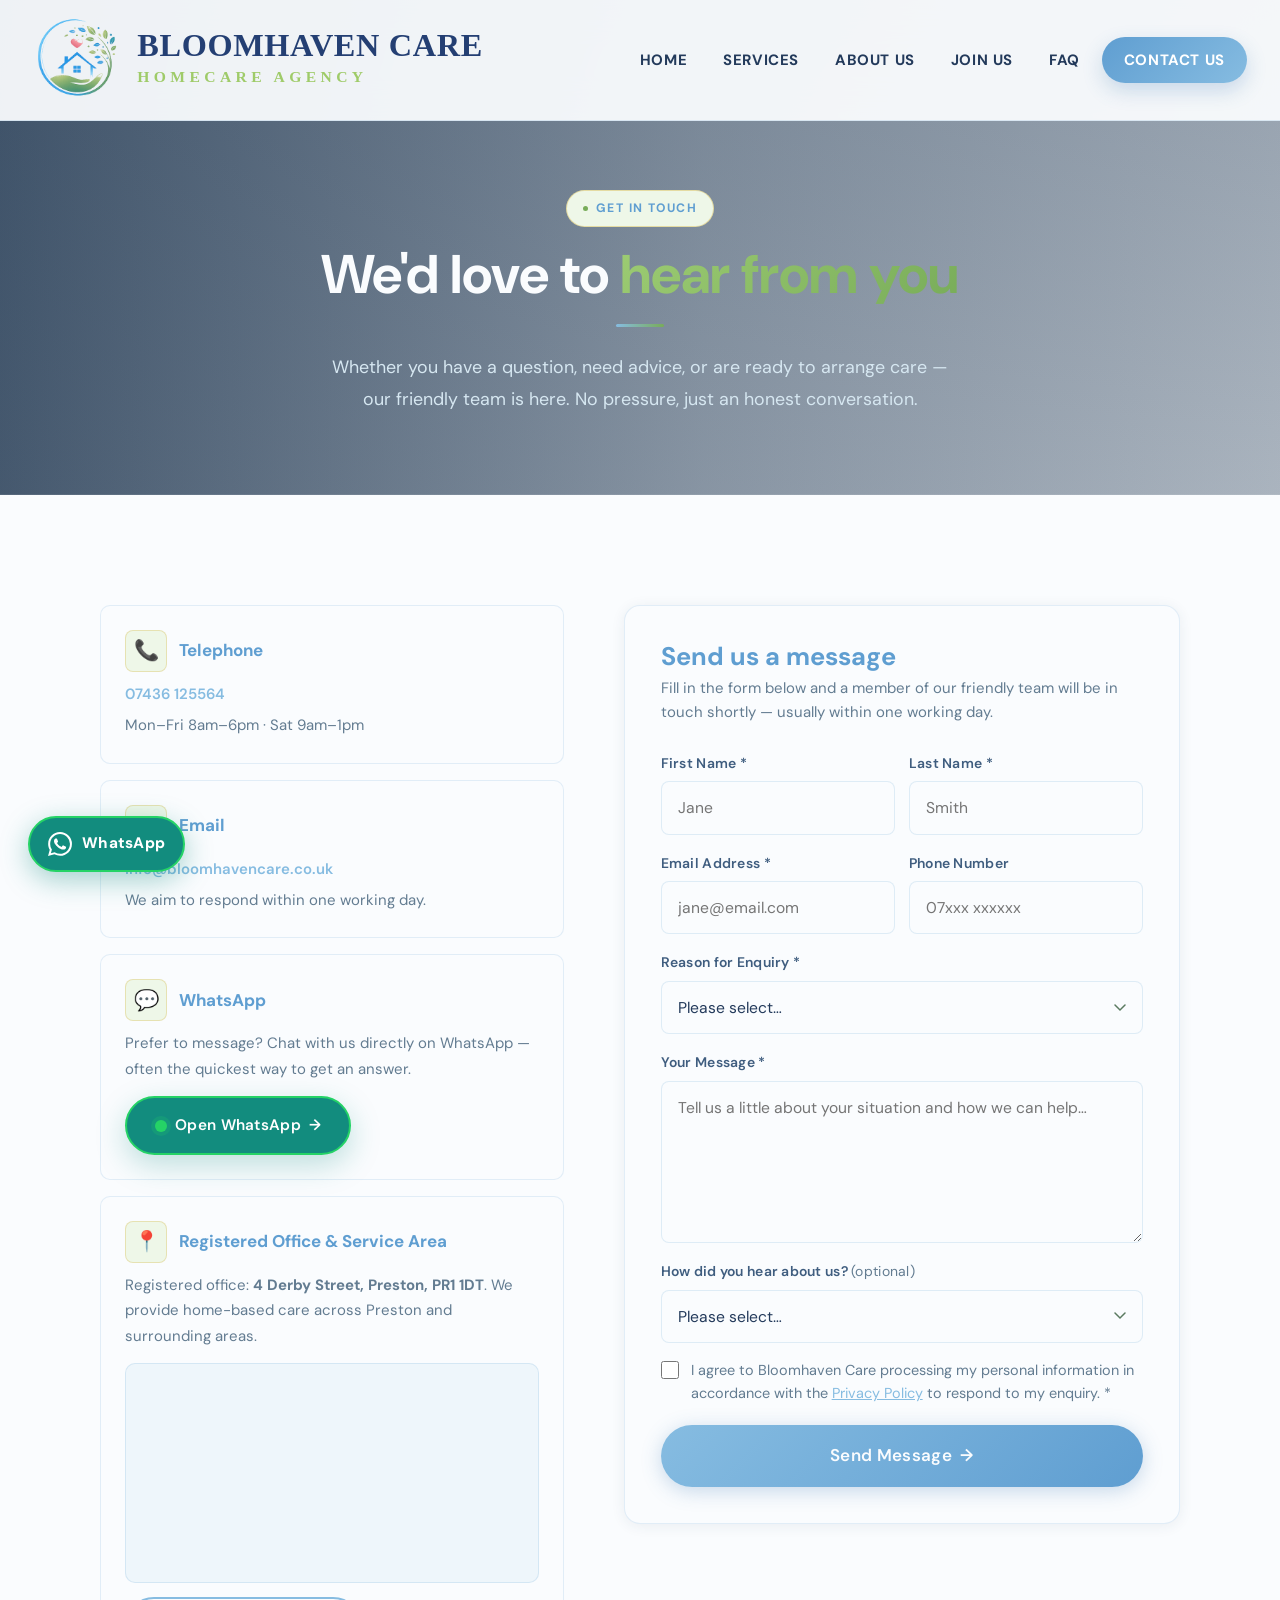
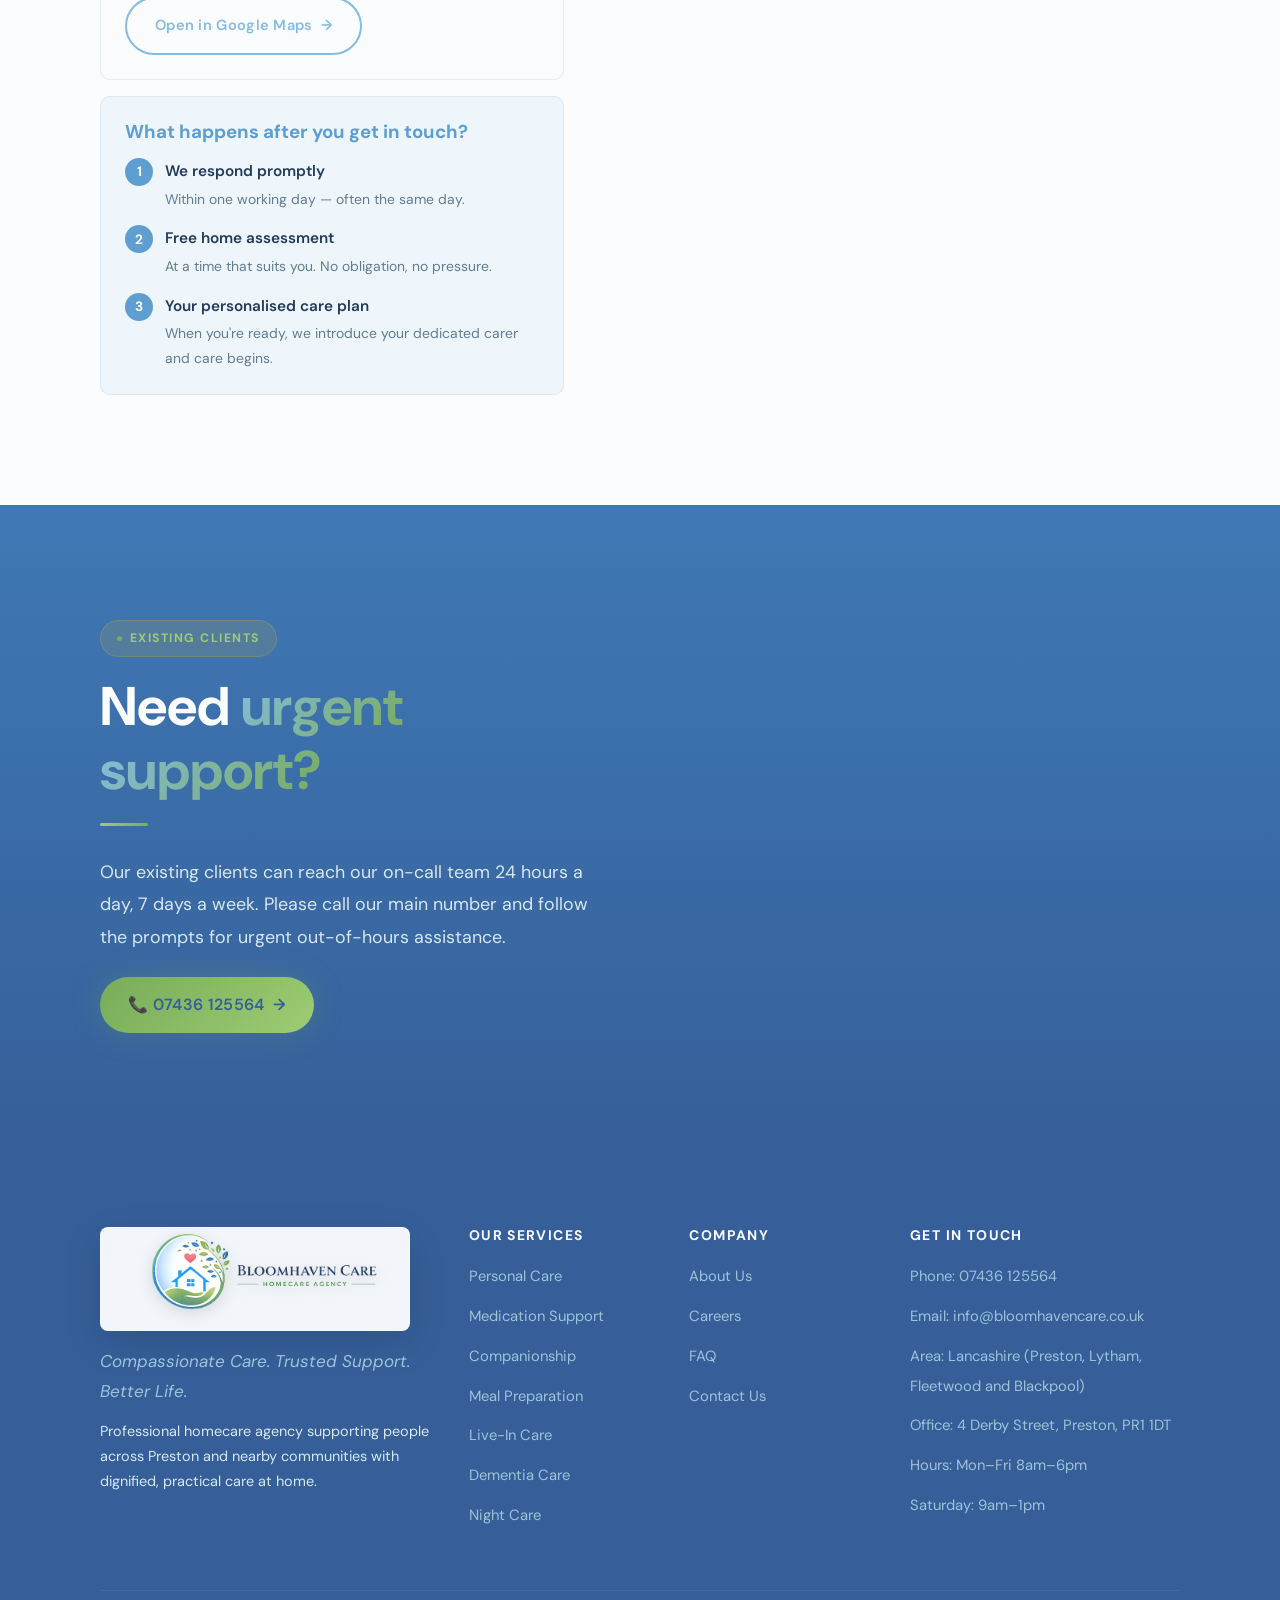
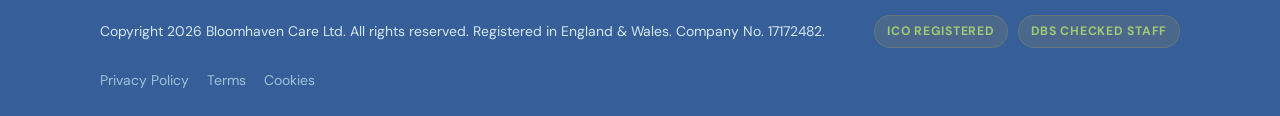
<file: contact.html>
<!DOCTYPE html>

<html lang="en">
<head>
<meta charset="utf-8"/>
<meta content="width=device-width, initial-scale=1.0" name="viewport"/>
<title>Contact Bloomhaven Care | Home Care Preston</title>
<meta content="Contact Bloomhaven Care in Preston. Call 07436 125564, email info@bloomhavencare.co.uk, or request a free, no-obligation home care assessment." name="description"/>
<link href="https://www.bloomhavencare.co.uk/contact.html" rel="canonical"/>
<meta content="website" property="og:type"/>
<meta content="https://www.bloomhavencare.co.uk/contact.html" property="og:url"/>
<meta content="Contact Bloomhaven Care | Home Care Preston" property="og:title"/>
<meta content="Contact Bloomhaven Care in Preston for a free, no-obligation home care assessment." property="og:description"/>
<meta content="https://www.bloomhavencare.co.uk/logo_1024.png" property="og:image"/>
<meta content="summary_large_image" name="twitter:card"/>
<meta content="Contact Bloomhaven Care | Home Care Preston" name="twitter:title"/>
<meta content="Get in touch with Bloomhaven Care for a free home care assessment in Preston." name="twitter:description"/>
<meta content="https://www.bloomhavencare.co.uk/logo_1024.png" name="twitter:image"/>
<link href="logo_512.png" rel="icon" type="image/png"/>
<link href="logo_512.png" rel="apple-touch-icon"/>
<link href="https://fonts.googleapis.com" rel="preconnect"/>
<link crossorigin="" href="https://fonts.gstatic.com" rel="preconnect"/>
<link href="https://fonts.googleapis.com/css2?family=DM+Sans:opsz,wght@9..40,300;9..40,400;9..40,500;9..40,600;9..40,700;9..40,800&amp;display=swap" rel="stylesheet"/>
<link href="styles.css" rel="stylesheet"/>
<meta content="index,follow,max-image-preview:large" name="robots"/><meta content="#1e88e5" name="theme-color"/><meta content="website" property="og:type"/><meta content="Bloomhaven Care" property="og:site_name"/></head>
<body>
<a class="skip-link" href="#main">Skip to main content</a>
<div id="header-placeholder"></div>
<!-- PAGE HEADER -->
<header class="page-header">
<div class="container">
<div class="badge">Get In Touch</div>
<h1 class="section-title">We'd love to <em>hear from you</em></h1>
<div class="divider center"></div>
<p class="section-sub">Whether you have a question, need advice, or are ready to arrange care — our friendly team is here. No pressure, just an honest conversation.</p>
</div>
</header>
<main id="main">
<section class="section">
<div class="container">
<div class="contact-layout">
<!-- Contact info sidebar -->
<div>
<div class="contact-card reveal">
<div class="contact-card-header">
<div aria-hidden="true" class="contact-card-icon">📞</div>
<h3>Telephone</h3>
</div>
<p><a href="tel:07436125564">07436 125564</a></p>
<p style="margin-top:6px;">Mon–Fri 8am–6pm · Sat 9am–1pm</p>
</div>
<div class="contact-card reveal">
<div class="contact-card-header">
<div aria-hidden="true" class="contact-card-icon">✉️</div>
<h3>Email</h3>
</div>
<p><a href="mailto:info@bloomhavencare.co.uk">info@bloomhavencare.co.uk</a></p>
<p style="margin-top:6px;">We aim to respond within one working day.</p>
</div>
<div class="contact-card reveal">
<div class="contact-card-header">
<div aria-hidden="true" class="contact-card-icon">💬</div>
<h3>WhatsApp</h3>
</div>
<p>Prefer to message? Chat with us directly on WhatsApp — often the quickest way to get an answer.</p>
<a class="btn btn-whatsapp btn-arrow" href="https://wa.me/447436125564?text=Hello%2C%20I%27d%20like%20to%20enquire%20about%20home%20care." rel="noopener" style="margin-top:14px;font-size:.9rem;" target="_blank">
              Open WhatsApp <span class="arrow">→</span>
</a>
</div>
<div class="contact-card reveal">
<div class="contact-card-header">
<div aria-hidden="true" class="contact-card-icon">📍</div>
<h3>Registered Office &amp; Service Area</h3>
</div>
<p>Registered office: <strong>4 Derby Street, Preston, PR1 1DT</strong>. We provide home-based care across Preston and surrounding areas.</p>
<div class="map-embed" style="margin-top:14px;">
<iframe loading="lazy" referrerpolicy="no-referrer-when-downgrade" src="https://www.google.com/maps?q=4%20Derby%20Street%2C%20Preston%2C%20PR1%201DT&amp;output=embed" title="Map showing Bloomhaven Care registered office at 4 Derby Street, Preston, PR1 1DT"></iframe>
</div>
<a class="btn btn-outline btn-arrow" href="https://www.google.com/maps/search/?api=1&amp;query=4%20Derby%20Street%2C%20Preston%2C%20PR1%201DT" rel="noopener" style="margin-top:14px;font-size:.86rem;" target="_blank">
              Open in Google Maps <span class="arrow">→</span>
</a>
</div>
<!-- After submission steps -->
<div class="reveal" style="background:var(--cream-dark);border-radius:var(--radius-sm);padding:24px;border:1px solid rgba(95,158,209,.14);">
<h4 style="font-family:var(--font-main);font-size:1.1rem;color:var(--forest);margin-bottom:16px;">What happens after you get in touch?</h4>
<div style="display:flex;flex-direction:column;gap:14px;">
<div style="display:flex;gap:12px;align-items:flex-start;">
<div style="width:28px;height:28px;background:var(--forest);color:var(--cream);border-radius:50%;display:flex;align-items:center;justify-content:center;font-size:.8rem;font-weight:700;flex-shrink:0;">1</div>
<div>
<p style="font-weight:600;font-size:.9rem;color:var(--ink);margin-bottom:2px;">We respond promptly</p>
<p style="font-size:.82rem;color:var(--moss);">Within one working day — often the same day.</p>
</div>
</div>
<div style="display:flex;gap:12px;align-items:flex-start;">
<div style="width:28px;height:28px;background:var(--forest);color:var(--cream);border-radius:50%;display:flex;align-items:center;justify-content:center;font-size:.8rem;font-weight:700;flex-shrink:0;">2</div>
<div>
<p style="font-weight:600;font-size:.9rem;color:var(--ink);margin-bottom:2px;">Free home assessment</p>
<p style="font-size:.82rem;color:var(--moss);">At a time that suits you. No obligation, no pressure.</p>
</div>
</div>
<div style="display:flex;gap:12px;align-items:flex-start;">
<div style="width:28px;height:28px;background:var(--forest);color:var(--cream);border-radius:50%;display:flex;align-items:center;justify-content:center;font-size:.8rem;font-weight:700;flex-shrink:0;">3</div>
<div>
<p style="font-weight:600;font-size:.9rem;color:var(--ink);margin-bottom:2px;">Your personalised care plan</p>
<p style="font-size:.82rem;color:var(--moss);">When you're ready, we introduce your dedicated carer and care begins.</p>
</div>
</div>
</div>
</div>
</div>
<!-- Contact Form -->
<div aria-label="Contact form" class="contact-form-wrap reveal" role="region">
<div id="formMain">
<h2 class="form-title">Send us a message</h2>
<p class="form-subtitle">Fill in the form below and a member of our friendly team will be in touch shortly — usually within one working day.</p>
<div class="form-row">
<div class="form-group">
<label for="firstName">First Name *</label>
<input autocomplete="given-name" id="firstName" name="firstName" placeholder="Jane" required="" type="text"/>
</div>
<div class="form-group">
<label for="lastName">Last Name *</label>
<input autocomplete="family-name" id="lastName" name="lastName" placeholder="Smith" required="" type="text"/>
</div>
</div>
<div class="form-row">
<div class="form-group">
<label for="emailField">Email Address *</label>
<input autocomplete="email" id="emailField" name="email" placeholder="jane@email.com" required="" type="email"/>
</div>
<div class="form-group">
<label for="phoneField">Phone Number</label>
<input autocomplete="tel" id="phoneField" name="phone" placeholder="07xxx xxxxxx" type="tel"/>
</div>
</div>
<div class="form-group">
<label for="reasonField">Reason for Enquiry *</label>
<select id="reasonField" name="reason" required="">
<option disabled="" selected="" value="">Please select…</option>
<option value="Arranging care for myself">Arranging care for myself</option>
<option value="Arranging care for a family member">Arranging care for a family member</option>
<option value="General question about services">General question about services</option>
<option value="Costs and funding information">Costs and funding information</option>
<option value="Healthcare professional referral">Healthcare professional referral</option>
<option value="Career / employment enquiry">Career / employment enquiry</option>
<option value="Other">Other</option>
</select>
</div>
<div class="form-group">
<label for="messageField">Your Message *</label>
<textarea id="messageField" name="message" placeholder="Tell us a little about your situation and how we can help…" required="" rows="5"></textarea>
</div>
<div class="form-group">
<label for="referralField">How did you hear about us? <span style="font-weight:400;color:var(--moss);">(optional)</span></label>
<select id="referralField" name="referral">
<option selected="" value="">Please select…</option>
<option value="Google search">Google search</option>
<option value="Recommendation from friend/family">Recommendation from a friend or family member</option>
<option value="GP or healthcare professional">GP or healthcare professional</option>
<option value="Local council or social worker">Local council or social worker</option>
<option value="Social media">Social media</option>
<option value="Leaflet or flyer">Leaflet or flyer</option>
<option value="Other">Other</option>
</select>
</div>
<div class="form-check">
<input id="consentCheck" name="consent" required="" type="checkbox"/>
<label for="consentCheck">I agree to Bloomhaven Care processing my personal information in accordance with the <a href="privacy.html">Privacy Policy</a> to respond to my enquiry. *</label>
</div>
<button class="btn btn-primary btn-submit btn-arrow" onclick="submitForm()">
              Send Message <span class="arrow">→</span>
</button>
</div>
<!-- Success state -->
<div aria-live="polite" class="form-success" id="formSuccess" role="status">
<div aria-hidden="true" class="form-success-icon">💚</div>
<h3>Message received!</h3>
<p>Thank you for getting in touch. A member of our team will respond to your enquiry within one working day. We look forward to speaking with you.</p>
<button class="btn btn-outline" onclick="resetForm()">Send Another Message</button>
</div>
</div>
</div>
</div>
</section>
<!-- Emergency / urgent info -->
<section class="section section-dark">
<div class="container">
<div style="display:grid;grid-template-columns:1fr 1fr;gap:60px;align-items:center;">
<div class="reveal">
<div class="badge">Existing Clients</div>
<h2 class="section-title">Need <em>urgent support?</em></h2>
<div class="divider"></div>
<p class="section-sub">Our existing clients can reach our on-call team 24 hours a day, 7 days a week. Please call our main number and follow the prompts for urgent out-of-hours assistance.</p>
<a class="btn btn-gold btn-arrow" href="tel:07436125564" style="margin-top:24px;">
            📞 07436 125564 <span class="arrow">→</span>
</a>
</div>
<div class="who-cards reveal">
<div class="who-card">
<div aria-hidden="true" class="who-card-icon">📞</div>
<h4>Phone</h4>
<p>Office: Mon–Fri 8am–6pm · Sat 9am–1pm. On-call: 24/7 for existing clients.</p>
</div>
<div class="who-card">
<div aria-hidden="true" class="who-card-icon">✉️</div>
<h4>Email</h4>
<p>info@bloomhavencare.co.uk — we aim to reply within one working day.</p>
</div>
<div class="who-card">
<div aria-hidden="true" class="who-card-icon">💬</div>
<h4>WhatsApp</h4>
<p>Message us on WhatsApp for quick responses during office hours.</p>
</div>
<div class="who-card">
<div aria-hidden="true" class="who-card-icon">🏡</div>
<h4>Free Home Care Assessment</h4>
<p>Free, no-obligation home visits at a time that suits you — evenings and weekends available.</p>
</div>
</div>
</div>
</div>
</section>
</main>
<div id="footer-placeholder"></div>
<script>const CURRENT_PAGE = 'contact';</script>
<script defer="" src="nav.js"></script>
<script defer="" src="main.js"></script>
</body>
</html>
</file>
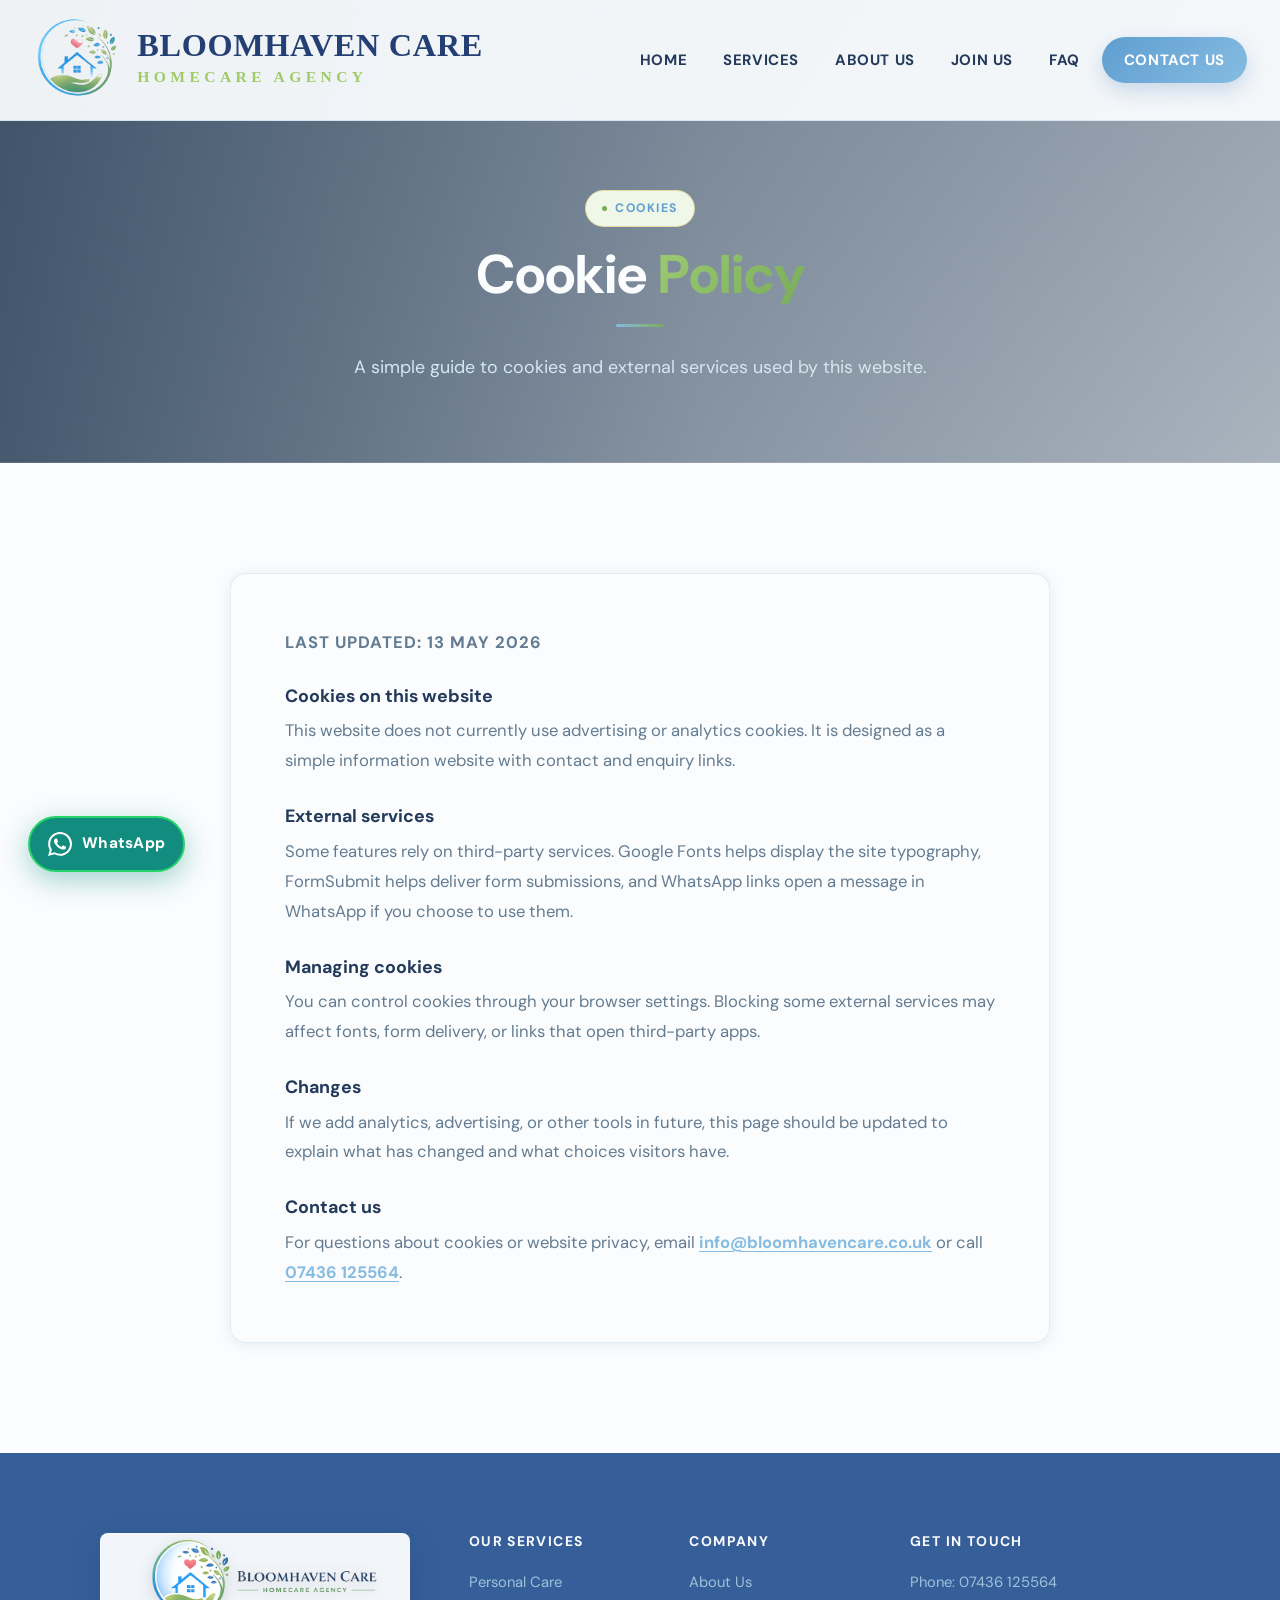
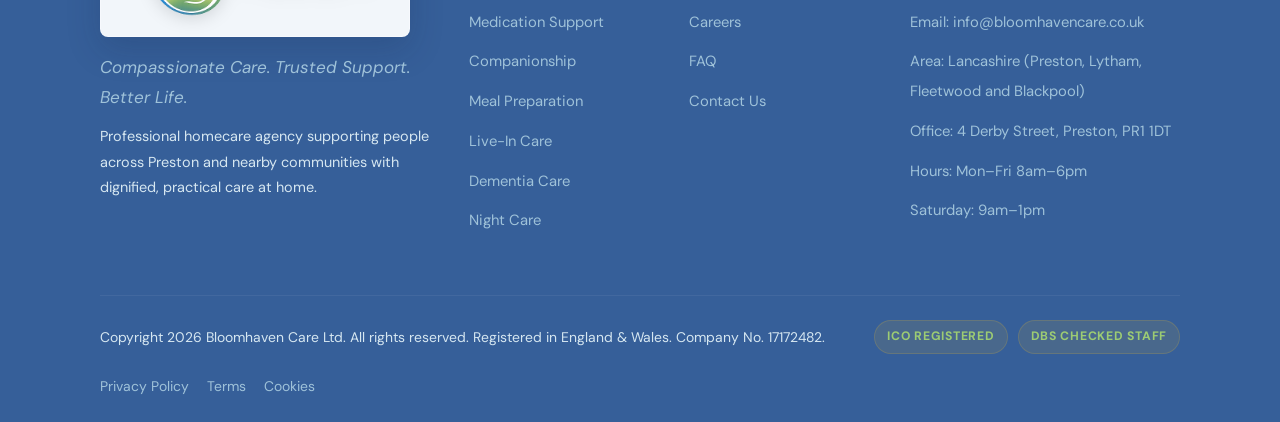
<file: cookies.html>
<!DOCTYPE html>

<html lang="en">
<head>
<meta charset="utf-8"/>
<meta content="width=device-width, initial-scale=1.0" name="viewport"/>
<title>Cookie Policy | Bloomhaven Care</title>
<meta content="Cookie and external service information for the Bloomhaven Care website." name="description"/>
<link href="https://www.bloomhavencare.co.uk/cookies.html" rel="canonical"/>
<link href="logo_512.png" rel="icon" type="image/png"/>
<link href="logo_512.png" rel="apple-touch-icon"/>
<link href="https://fonts.googleapis.com" rel="preconnect"/>
<link crossorigin="" href="https://fonts.gstatic.com" rel="preconnect"/>
<link href="https://fonts.googleapis.com/css2?family=DM+Sans:opsz,wght@9..40,300;9..40,400;9..40,500;9..40,600;9..40,700;9..40,800&amp;display=swap" rel="stylesheet"/>
<link href="styles.css" rel="stylesheet"/>
<meta content="index,follow,max-image-preview:large" name="robots"/><meta content="#1e88e5" name="theme-color"/><meta content="website" property="og:type"/><meta content="Bloomhaven Care" property="og:site_name"/></head>
<body>
<a class="skip-link" href="#main">Skip to main content</a>
<div id="header-placeholder"></div>
<header class="page-header">
<div class="container">
<div class="badge">Cookies</div>
<h1 class="section-title">Cookie <em>Policy</em></h1>
<div class="divider center"></div>
<p class="section-sub">A simple guide to cookies and external services used by this website.</p>
</div>
</header>
<main id="main">
<section class="section">
<div class="container">
<article class="legal-content reveal">
<p class="legal-updated">Last updated: 13 May 2026</p>
<h2>Cookies on this website</h2>
<p>This website does not currently use advertising or analytics cookies. It is designed as a simple information website with contact and enquiry links.</p>
<h2>External services</h2>
<p>Some features rely on third-party services. Google Fonts helps display the site typography, FormSubmit helps deliver form submissions, and WhatsApp links open a message in WhatsApp if you choose to use them.</p>
<h2>Managing cookies</h2>
<p>You can control cookies through your browser settings. Blocking some external services may affect fonts, form delivery, or links that open third-party apps.</p>
<h2>Changes</h2>
<p>If we add analytics, advertising, or other tools in future, this page should be updated to explain what has changed and what choices visitors have.</p>
<h2>Contact us</h2>
<p>For questions about cookies or website privacy, email <a href="mailto:info@bloomhavencare.co.uk">info@bloomhavencare.co.uk</a> or call <a href="tel:07436125564">07436 125564</a>.</p>
</article>
</div>
</section>
</main>
<div id="footer-placeholder"></div>
<script defer="" src="nav.js"></script>
<script defer="" src="main.js"></script>
</body>
</html>
</file>
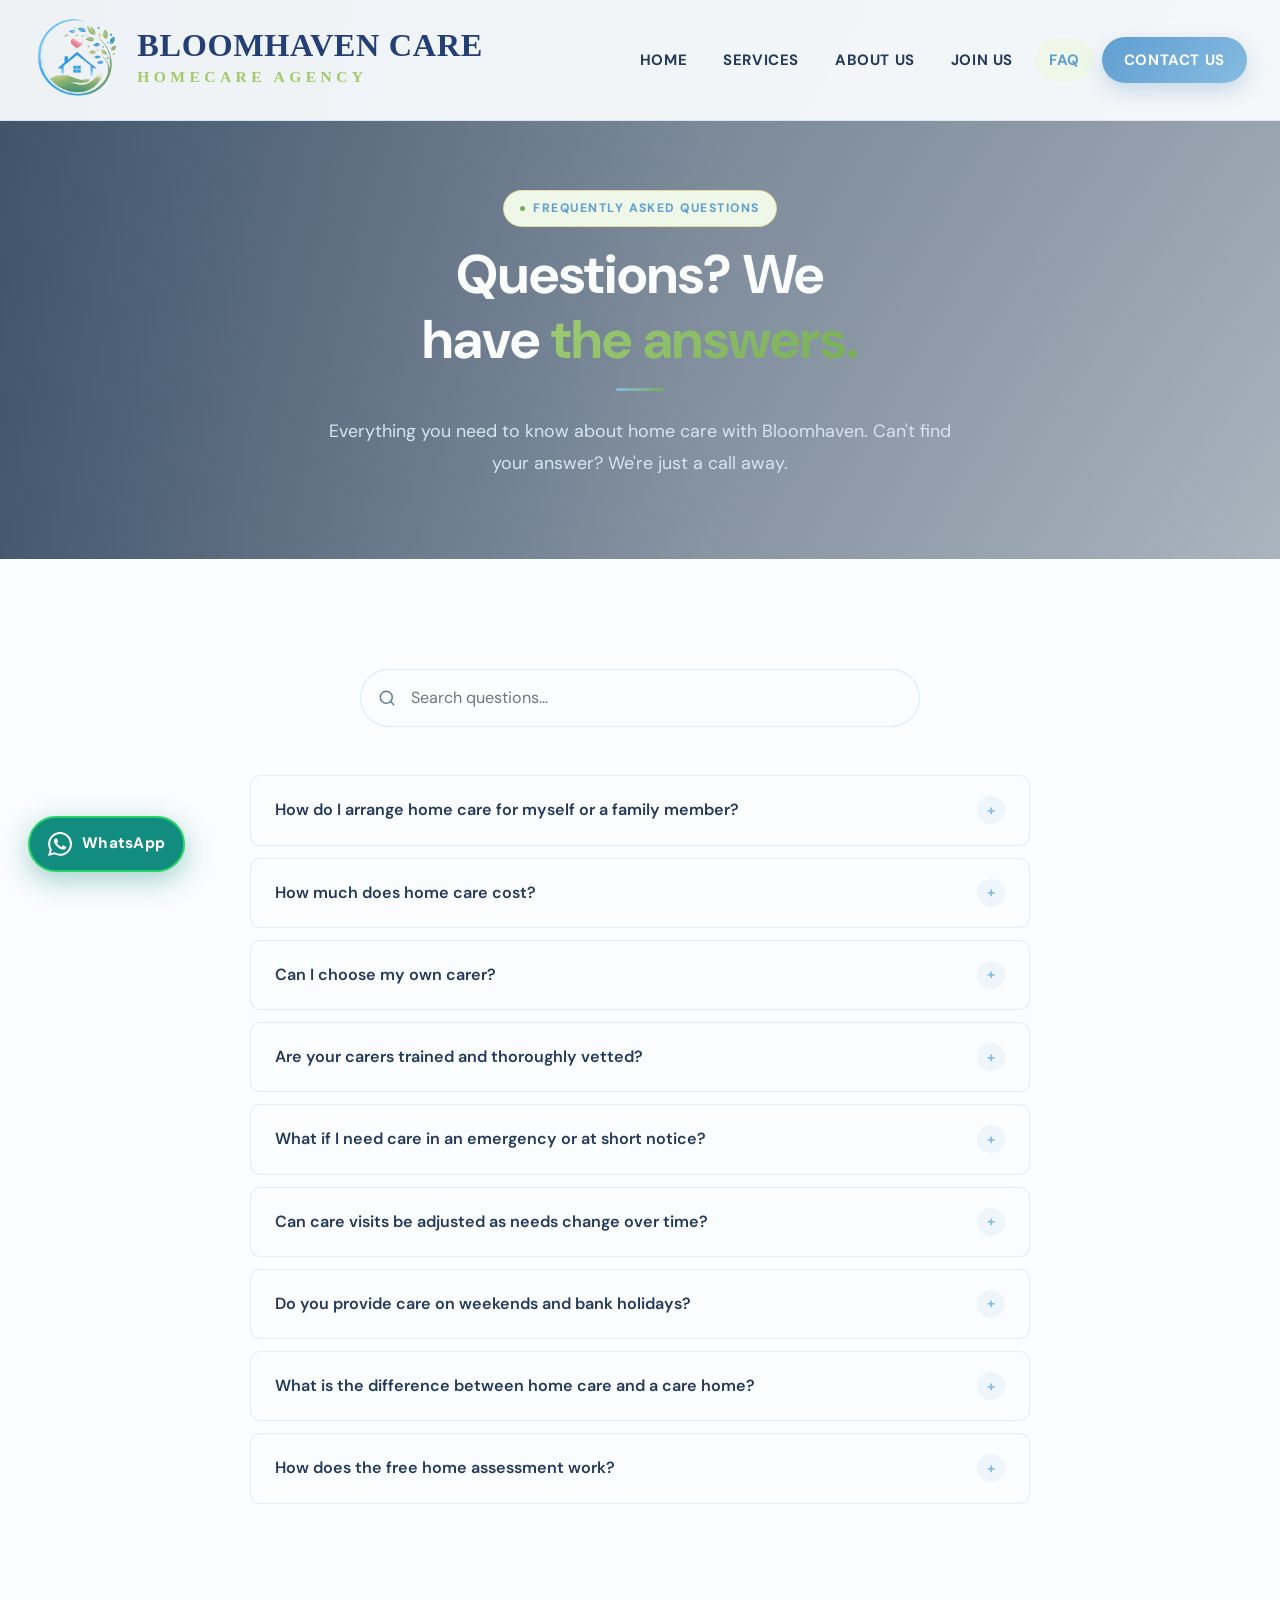
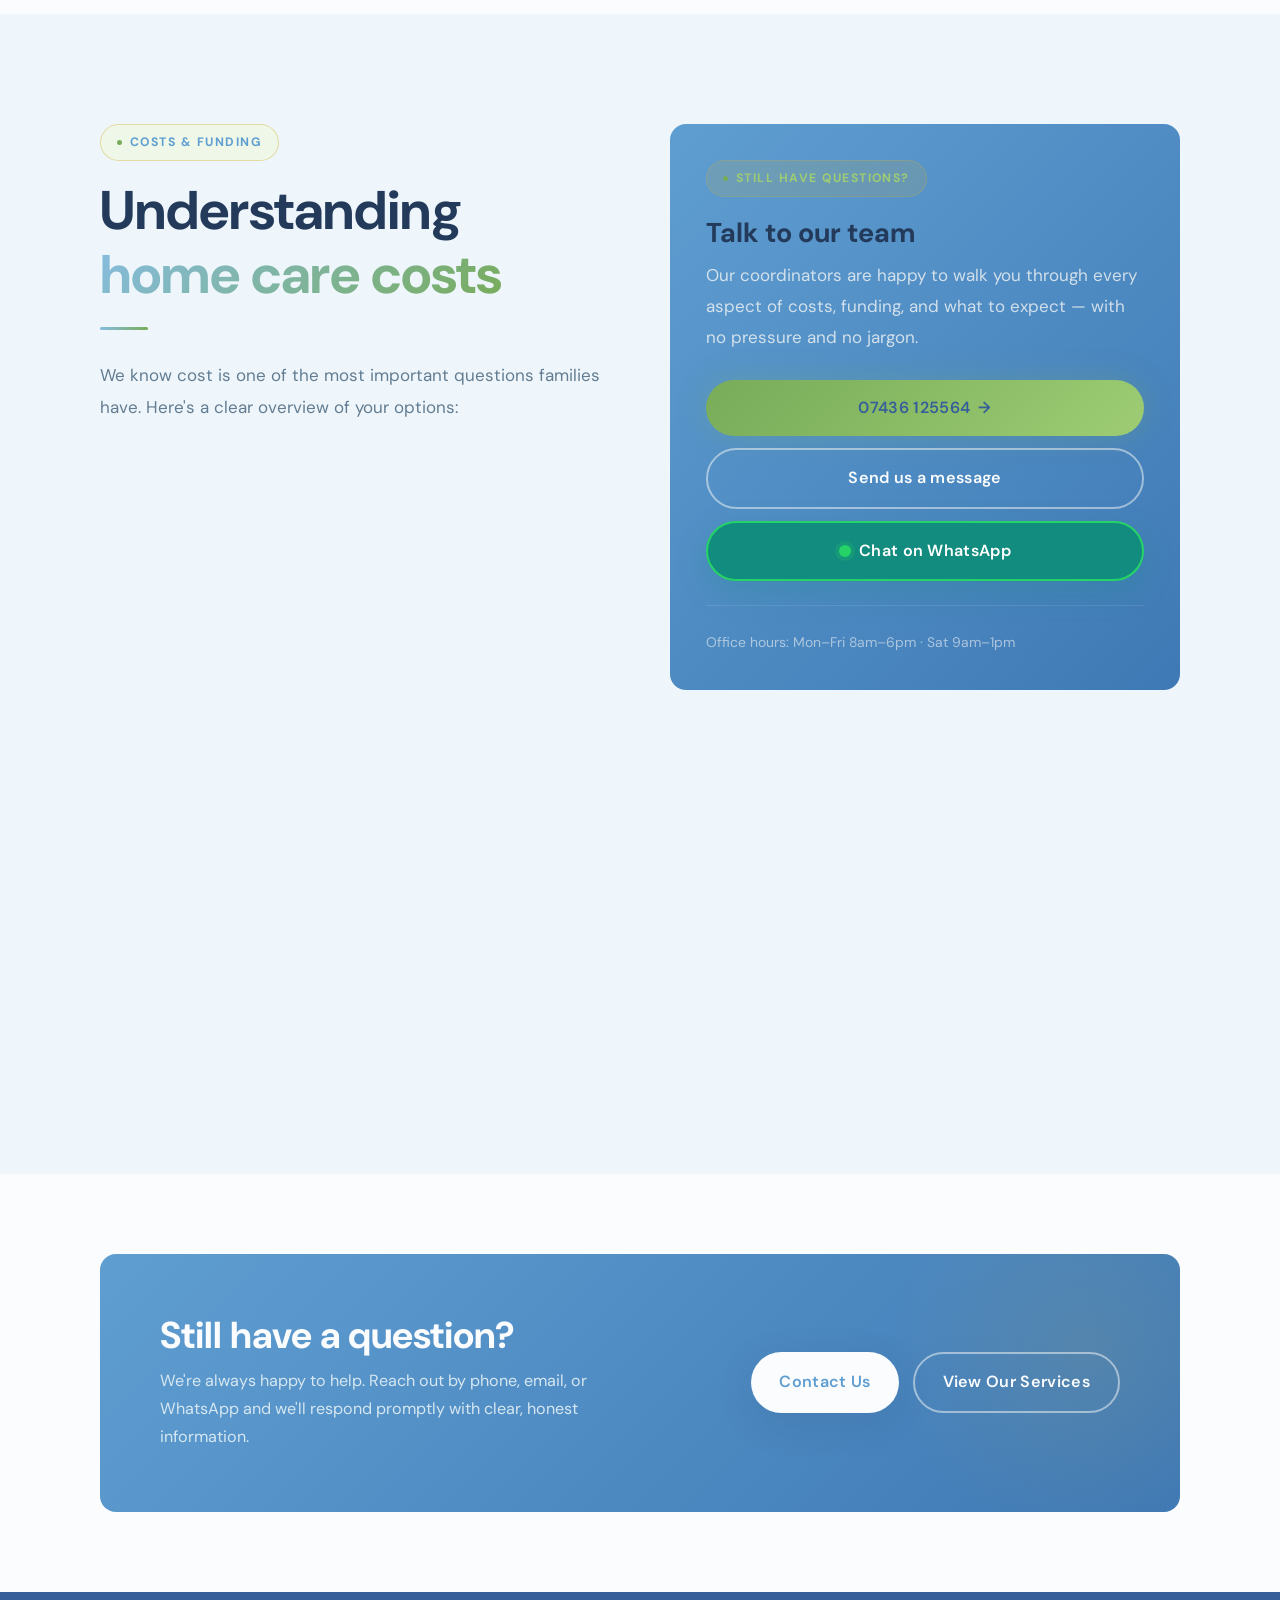
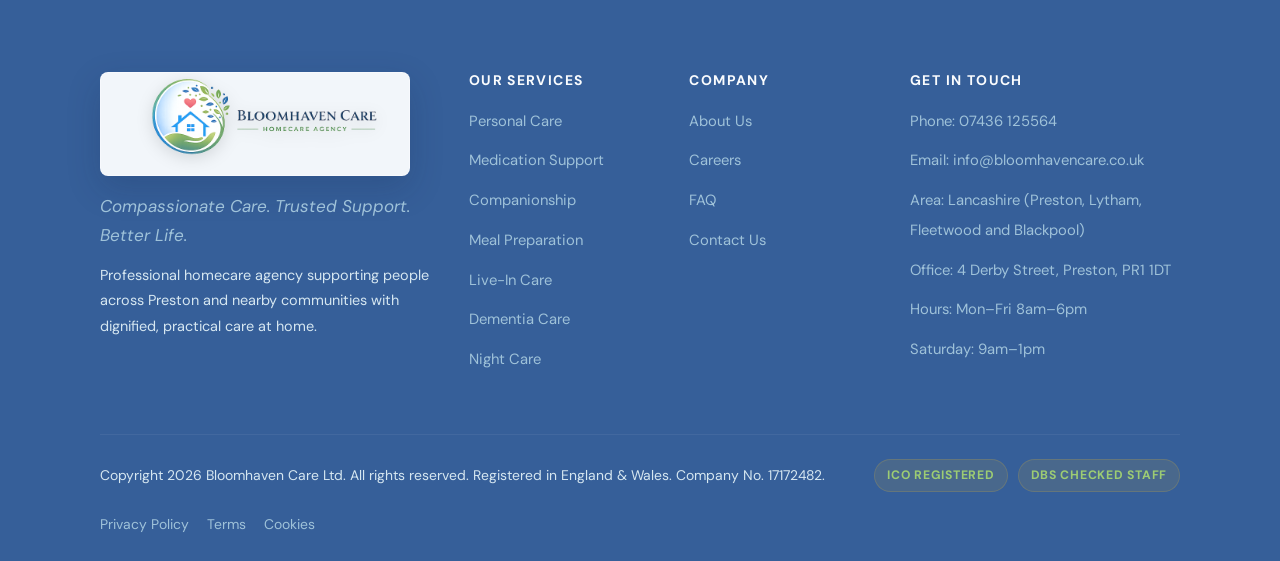
<file: faq.html>
<!DOCTYPE html>

<html lang="en">
<head>
<meta charset="utf-8"/>
<meta content="width=device-width, initial-scale=1.0" name="viewport"/>
<title>Home Care FAQ Preston | Bloomhaven Care</title>
<meta content="Frequently asked questions about arranging professional home care in Preston with Bloomhaven Care, including costs, funding, carers and free assessments." name="description"/>
<link href="https://www.bloomhavencare.co.uk/faq.html" rel="canonical"/>
<meta content="website" property="og:type"/>
<meta content="https://www.bloomhavencare.co.uk/faq.html" property="og:url"/>
<meta content="Home Care FAQ Preston | Bloomhaven Care" property="og:title"/>
<meta content="Frequently asked questions about arranging professional home care in Preston, including costs, funding, and free assessments." property="og:description"/>
<meta content="https://www.bloomhavencare.co.uk/logo_1024.png" property="og:image"/>
<meta content="summary_large_image" name="twitter:card"/>
<meta content="Home Care FAQ Preston | Bloomhaven Care" name="twitter:title"/>
<meta content="Answers to common questions about home care in Preston with Bloomhaven Care." name="twitter:description"/>
<meta content="https://www.bloomhavencare.co.uk/logo_1024.png" name="twitter:image"/>
<link href="logo_512.png" rel="icon" type="image/png"/>
<link href="logo_512.png" rel="apple-touch-icon"/>
<link href="https://fonts.googleapis.com" rel="preconnect"/>
<link crossorigin="" href="https://fonts.gstatic.com" rel="preconnect"/>
<link href="https://fonts.googleapis.com/css2?family=DM+Sans:opsz,wght@9..40,300;9..40,400;9..40,500;9..40,600;9..40,700;9..40,800&amp;display=swap" rel="stylesheet"/>
<link href="styles.css" rel="stylesheet"/>
<script type="application/ld+json">
  {
    "@context": "https://schema.org",
    "@type": "FAQPage",
    "mainEntity": [
      {
        "@type": "Question",
        "name": "How do I arrange home care for myself or a family member?",
        "acceptedAnswer": { "@type": "Answer", "text": "Simply contact us via phone, email, or the contact form on this website. One of our friendly care coordinators will arrange a free, no-obligation home assessment at a time that suits you. We'll then create a personalised care plan and introduce your dedicated carer." }
      },
      {
        "@type": "Question",
        "name": "How much does home care cost?",
        "acceptedAnswer": { "@type": "Answer", "text": "Costs vary depending on the type of care, number of visits, and duration. Following your free assessment, we'll provide a clear, transparent breakdown with no hidden charges. We can also help you explore local authority funding, NHS Continuing Healthcare, and Attendance Allowance." }
      },
      {
        "@type": "Question",
        "name": "Can I choose my own carer?",
        "acceptedAnswer": { "@type": "Answer", "text": "We carefully match clients with carers based on compatibility, needs, and personal preferences. We'll always introduce your carer before regular visits begin. If at any point you'd prefer a different carer, just let us know — your comfort is always our priority." }
      },
      {
        "@type": "Question",
        "name": "Are your carers trained and thoroughly vetted?",
        "acceptedAnswer": { "@type": "Answer", "text": "Absolutely. All Bloomhaven carers undergo enhanced DBS checks, provide multiple references, and complete a comprehensive induction programme before meeting any clients. They also receive ongoing training, regular supervision, and annual appraisals." }
      },
      {
        "@type": "Question",
        "name": "What if I need care in an emergency or at short notice?",
        "acceptedAnswer": { "@type": "Answer", "text": "We do our very best to accommodate urgent care needs. Please contact our office team as soon as possible and we'll do everything we can to help. Existing clients can also reach our 24-hour on-call line outside of office hours." }
      },
      {
        "@type": "Question",
        "name": "Can care visits be adjusted as needs change over time?",
        "acceptedAnswer": { "@type": "Answer", "text": "Absolutely. Your care plan evolves with you. We conduct regular reviews and can adjust the frequency, type, and duration of care visits at any time. We believe in proactive, not reactive, care planning." }
      },
      {
        "@type": "Question",
        "name": "Do you provide care on weekends and bank holidays?",
        "acceptedAnswer": { "@type": "Answer", "text": "Yes. We provide care 7 days a week, 365 days a year — including all bank holidays. Care needs don't take days off, and neither do we." }
      },
      {
        "@type": "Question",
        "name": "What is the difference between home care and a care home?",
        "acceptedAnswer": { "@type": "Answer", "text": "Home care allows your loved one to remain in their own familiar home, maintaining independence and cherished routines. A care home requires a move to a residential facility. Many families find that high-quality home care — including our live-in care option — offers the best of both worlds: professional support without the upheaval of leaving home." }
      },
      {
        "@type": "Question",
        "name": "How does the free home assessment work?",
        "acceptedAnswer": { "@type": "Answer", "text": "One of our care coordinators will visit you at home, completely free and with no obligation. We'll listen carefully to understand your needs, preferences, and goals. The assessment usually takes around an hour and is the foundation for building your personalised care plan." }
      }
    ]
  }
  </script>
<!-- CQC: Once registered, add a new Question/Answer object here (matching the structure above) confirming CQC registration, and add the matching FAQ entry in main.js (see the commented-out CQC FAQ block) -->
<meta content="index,follow,max-image-preview:large" name="robots"/><meta content="#1e88e5" name="theme-color"/><meta content="website" property="og:type"/><meta content="Bloomhaven Care" property="og:site_name"/></head>
<body>
<a class="skip-link" href="#main">Skip to main content</a>
<div id="header-placeholder"></div>
<!-- PAGE HEADER -->
<header class="page-header">
<div class="container">
<div class="badge">Frequently Asked Questions</div>
<h1 class="section-title">Questions? We have <em>the answers.</em></h1>
<div class="divider center"></div>
<p class="section-sub">Everything you need to know about home care with Bloomhaven. Can't find your answer? We're just a call away.</p>
</div>
</header>
<main id="main">
<section class="section">
<div class="container">
<!-- Live search -->
<div aria-label="Search frequently asked questions" class="faq-search-wrap reveal" role="search">
<svg aria-hidden="true" fill="none" stroke="currentColor" stroke-linecap="round" stroke-linejoin="round" stroke-width="2" viewbox="0 0 24 24" xmlns="http://www.w3.org/2000/svg"><circle cx="11" cy="11" r="8"></circle><line x1="21" x2="16.65" y1="21" y2="16.65"></line></svg>
<input aria-label="Search FAQ questions" autocomplete="off" id="faqSearch" placeholder="Search questions…" type="search"/>
</div>
<!-- FAQ List (rendered by JS) -->
<div aria-label="Frequently asked questions" class="faq-list" id="faqList" role="list"></div>
</div>
</section>
<!-- COSTS & FUNDING -->
<section class="section section-alt">
<div class="container">
<div style="display:grid;grid-template-columns:1fr 1fr;gap:60px;align-items:start;">
<div class="reveal">
<div class="badge">Costs &amp; Funding</div>
<h2 class="section-title">Understanding <em>home care costs</em></h2>
<div class="divider"></div>
<p style="color:var(--moss);line-height:1.85;margin-bottom:24px;">We know cost is one of the most important questions families have. Here's a clear overview of your options:</p>
<div style="display:flex;flex-direction:column;gap:16px;">
<div class="who-card" style="background:var(--cream);border-color:rgba(95,158,209,.16);">
<div aria-hidden="true" class="who-card-icon" style="color:var(--forest);"></div>
<h4 style="color:var(--forest);">Self-Funded Care</h4>
<p style="color:var(--moss);">Many families pay privately for home care. Typical hourly rates in the UK range from £18–£30/hr depending on care type. We will give you a fully transparent breakdown after your free assessment.</p>
</div>
<div class="who-card" style="background:var(--cream);border-color:rgba(95,158,209,.16);">
<div aria-hidden="true" class="who-card-icon" style="color:var(--forest);"></div>
<h4 style="color:var(--forest);">Local Authority Funding</h4>
<p style="color:var(--moss);">You may be eligible for care funded wholly or in part by your local council, following a needs and financial assessment. We can guide you through this process.</p>
</div>
<div class="who-card" style="background:var(--cream);border-color:rgba(95,158,209,.16);">
<div aria-hidden="true" class="who-card-icon" style="color:var(--forest);"></div>
<h4 style="color:var(--forest);">NHS Continuing Healthcare</h4>
<p style="color:var(--moss);">Where care needs are primarily health-related, the NHS may fund all care costs through Continuing Healthcare (CHC). We can advise on eligibility.</p>
</div>
<div class="who-card" style="background:var(--cream);border-color:rgba(95,158,209,.16);">
<div aria-hidden="true" class="who-card-icon" style="color:var(--forest);"></div>
<h4 style="color:var(--forest);">Attendance Allowance</h4>
<p style="color:var(--moss);">Many people over state pension age qualify for Attendance Allowance — a benefit that can contribute towards care costs. We can point you to guidance on how to apply.</p>
</div>
</div>
</div>
<div class="reveal">
<div style="background:linear-gradient(135deg,var(--forest),var(--forest-deep));border-radius:var(--radius);padding:36px;color:var(--cream);">
<div class="badge" style="background:rgba(212,175,55,.15);color:var(--gold-light);border-color:rgba(212,175,55,.25);margin-bottom:20px;">Still have questions?</div>
<h3 style="font-family:var(--font-main);font-size:1.6rem;margin-bottom:12px;">Talk to our team</h3>
<p style="color:rgba(252,251,247,.75);line-height:1.8;margin-bottom:28px;">Our coordinators are happy to walk you through every aspect of costs, funding, and what to expect — with no pressure and no jargon.</p>
<div style="display:flex;flex-direction:column;gap:12px;">
<a class="btn btn-gold btn-arrow" href="tel:07436125564" style="justify-content:center;">07436 125564 <span class="arrow">→</span></a>
<a class="btn btn-outline-white" href="contact.html" style="justify-content:center;">Send us a message</a>
<a class="btn btn-whatsapp" href="https://wa.me/447436125564?text=Hello%2C%20I%27d%20like%20to%20ask%20about%20home%20care%20costs." rel="noopener" style="justify-content:center;" target="_blank">
                Chat on WhatsApp
              </a>
</div>
<div style="margin-top:24px;padding-top:24px;border-top:1px solid rgba(255,255,255,.1);">
<p style="font-size:.82rem;color:rgba(252,251,247,.55);">Office hours: Mon–Fri 8am–6pm · Sat 9am–1pm</p>
</div>
</div>
</div>
</div>
</div>
</section>
<!-- CTA -->
<div class="container">
<div class="cta-box reveal">
<div class="cta-text">
<h2>Still have a question?</h2>
<p>We're always happy to help. Reach out by phone, email, or WhatsApp and we'll respond promptly with clear, honest information.</p>
</div>
<div class="cta-actions">
<a class="btn btn-white" href="contact.html">Contact Us</a>
<a class="btn btn-outline-white" href="services.html">View Our Services</a>
</div>
</div>
</div>
</main>
<div id="footer-placeholder"></div>
<script>const CURRENT_PAGE = 'faq';</script>
<script defer="" src="nav.js"></script>
<script defer="" src="main.js"></script>
<script defer="">
  document.addEventListener('DOMContentLoaded', () => { renderFAQ(); });
</script>
</body>
</html>
</file>
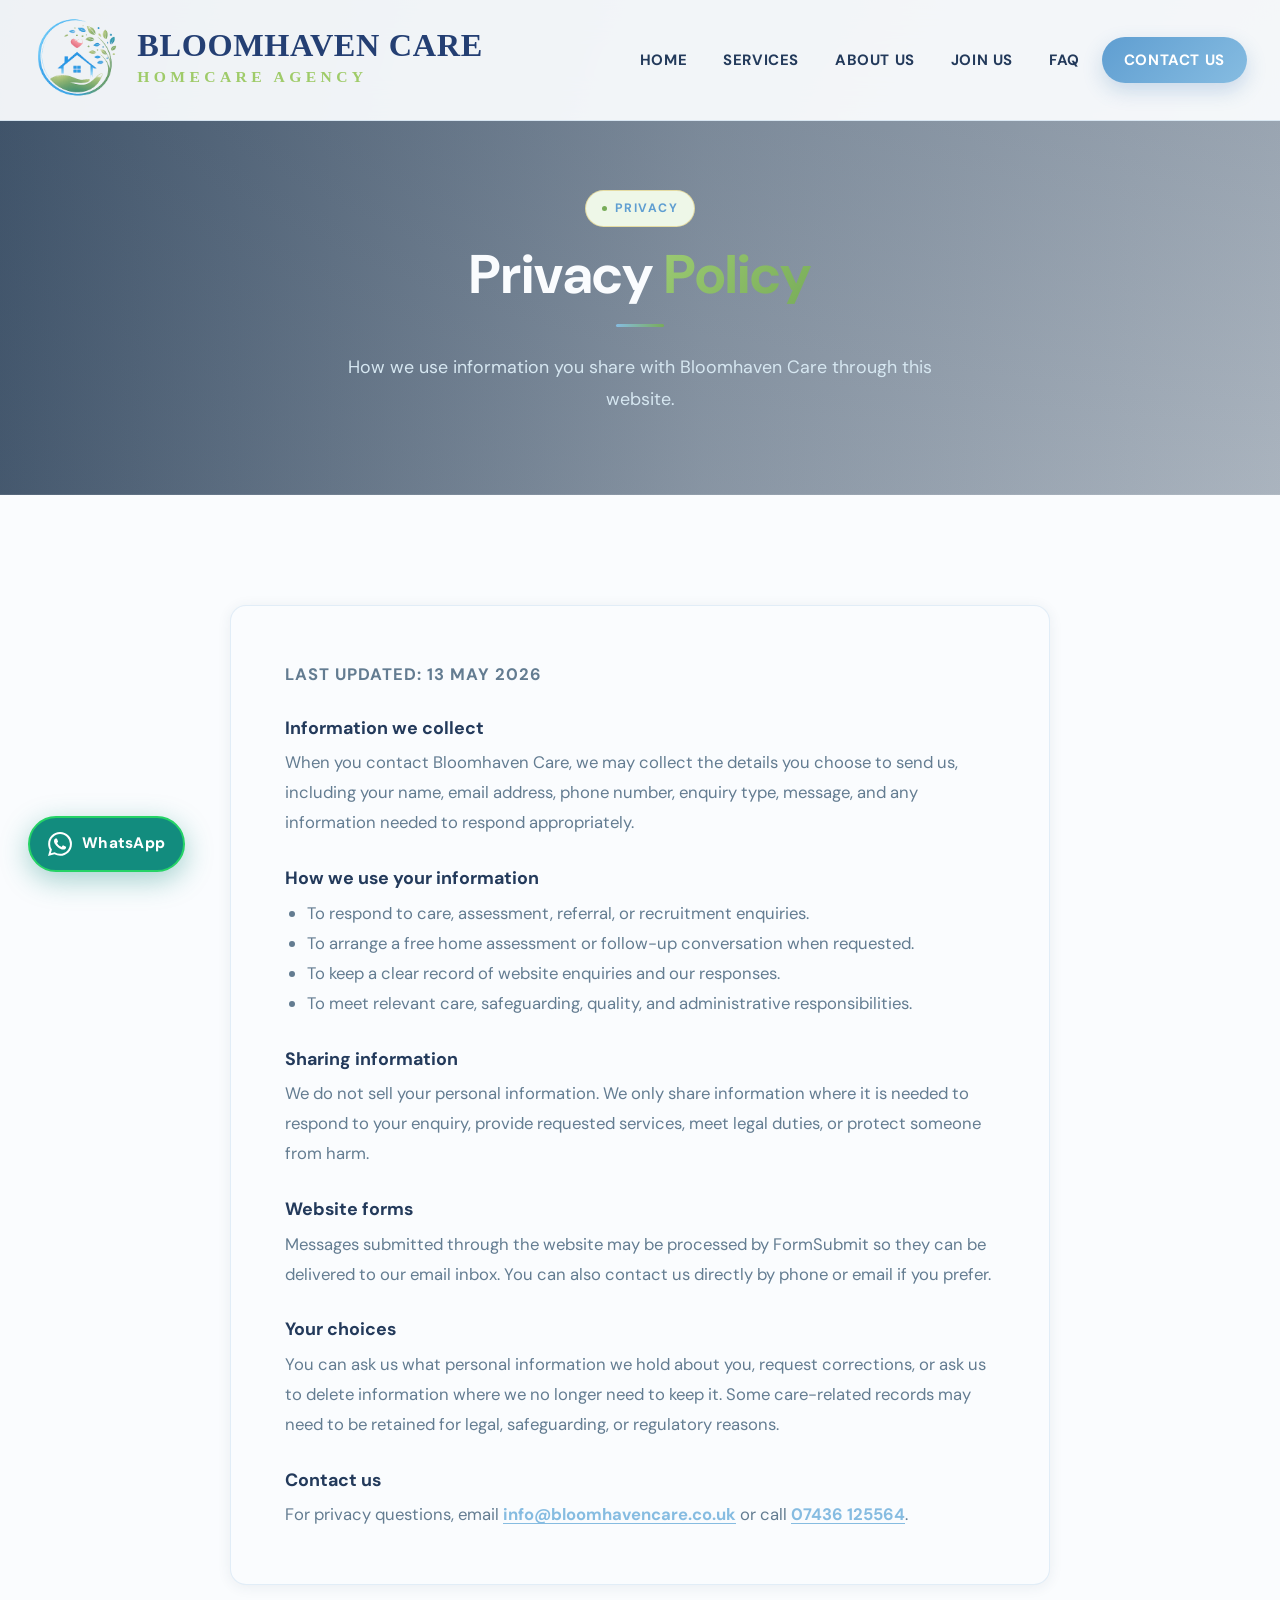
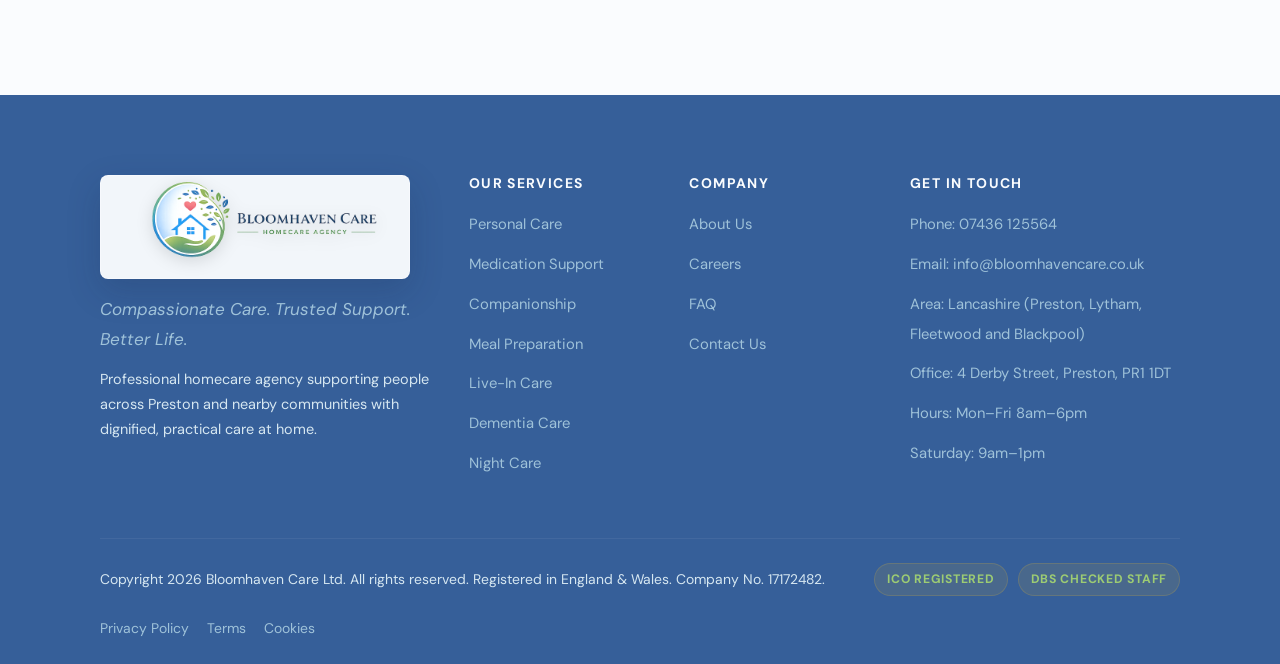
<file: privacy.html>
<!DOCTYPE html>

<html lang="en">
<head>
<meta charset="utf-8"/>
<meta content="width=device-width, initial-scale=1.0" name="viewport"/>
<title>Privacy Policy | Bloomhaven Care</title>
<meta content="How Bloomhaven Care handles information submitted through this website, contact forms, and care or recruitment enquiries." name="description"/>
<link href="https://www.bloomhavencare.co.uk/privacy.html" rel="canonical"/>
<link href="logo_512.png" rel="icon" type="image/png"/>
<link href="logo_512.png" rel="apple-touch-icon"/>
<link href="https://fonts.googleapis.com" rel="preconnect"/>
<link crossorigin="" href="https://fonts.gstatic.com" rel="preconnect"/>
<link href="https://fonts.googleapis.com/css2?family=DM+Sans:opsz,wght@9..40,300;9..40,400;9..40,500;9..40,600;9..40,700;9..40,800&amp;display=swap" rel="stylesheet"/>
<link href="styles.css" rel="stylesheet"/>
<meta content="index,follow,max-image-preview:large" name="robots"/><meta content="#1e88e5" name="theme-color"/><meta content="website" property="og:type"/><meta content="Bloomhaven Care" property="og:site_name"/></head>
<body>
<a class="skip-link" href="#main">Skip to main content</a>
<div id="header-placeholder"></div>
<header class="page-header">
<div class="container">
<div class="badge">Privacy</div>
<h1 class="section-title">Privacy <em>Policy</em></h1>
<div class="divider center"></div>
<p class="section-sub">How we use information you share with Bloomhaven Care through this website.</p>
</div>
</header>
<main id="main">
<section class="section">
<div class="container">
<article class="legal-content reveal">
<p class="legal-updated">Last updated: 13 May 2026</p>
<h2>Information we collect</h2>
<p>When you contact Bloomhaven Care, we may collect the details you choose to send us, including your name, email address, phone number, enquiry type, message, and any information needed to respond appropriately.</p>
<h2>How we use your information</h2>
<ul>
<li>To respond to care, assessment, referral, or recruitment enquiries.</li>
<li>To arrange a free home assessment or follow-up conversation when requested.</li>
<li>To keep a clear record of website enquiries and our responses.</li>
<li>To meet relevant care, safeguarding, quality, and administrative responsibilities.</li>
</ul>
<h2>Sharing information</h2>
<p>We do not sell your personal information. We only share information where it is needed to respond to your enquiry, provide requested services, meet legal duties, or protect someone from harm.</p>
<h2>Website forms</h2>
<p>Messages submitted through the website may be processed by FormSubmit so they can be delivered to our email inbox. You can also contact us directly by phone or email if you prefer.</p>
<h2>Your choices</h2>
<p>You can ask us what personal information we hold about you, request corrections, or ask us to delete information where we no longer need to keep it. Some care-related records may need to be retained for legal, safeguarding, or regulatory reasons.</p>
<h2>Contact us</h2>
<p>For privacy questions, email <a href="mailto:info@bloomhavencare.co.uk">info@bloomhavencare.co.uk</a> or call <a href="tel:07436125564">07436 125564</a>.</p>
</article>
</div>
</section>
</main>
<div id="footer-placeholder"></div>
<script defer="" src="nav.js"></script>
<script defer="" src="main.js"></script>
</body>
</html>
</file>
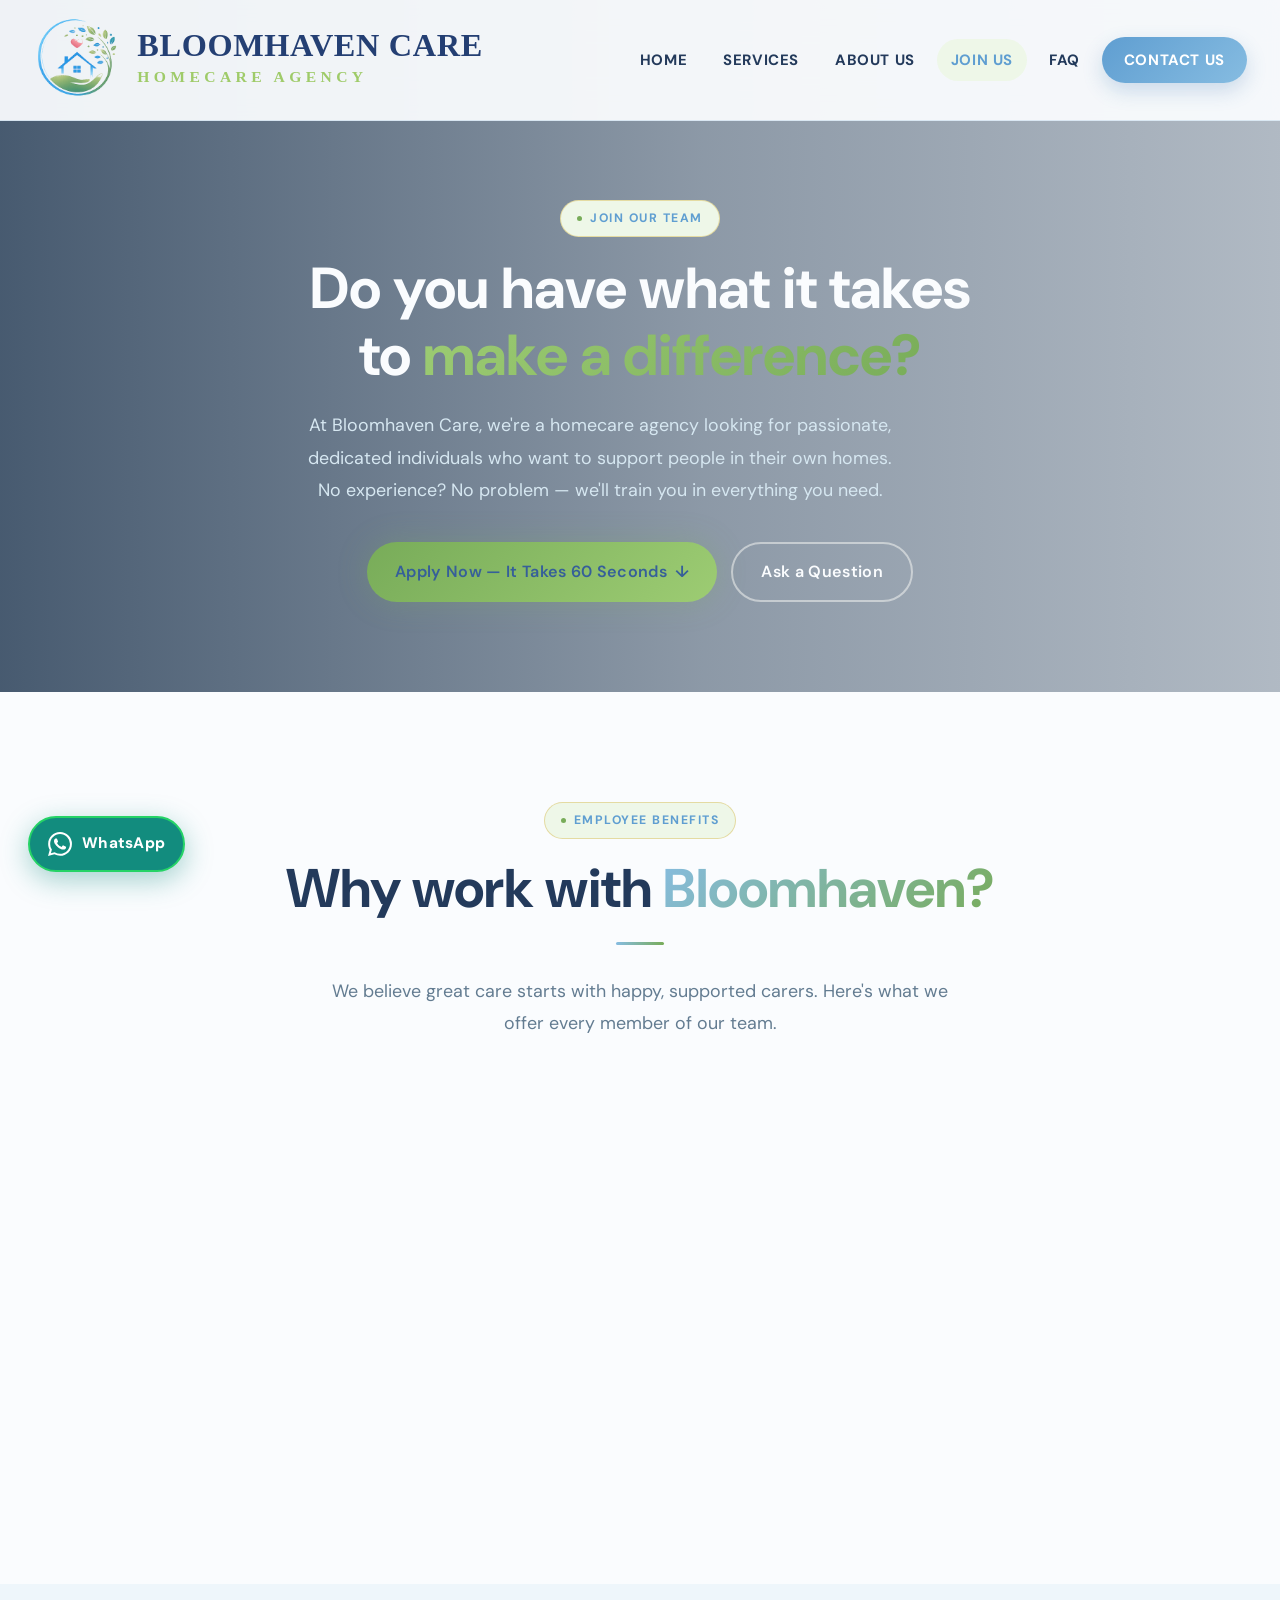
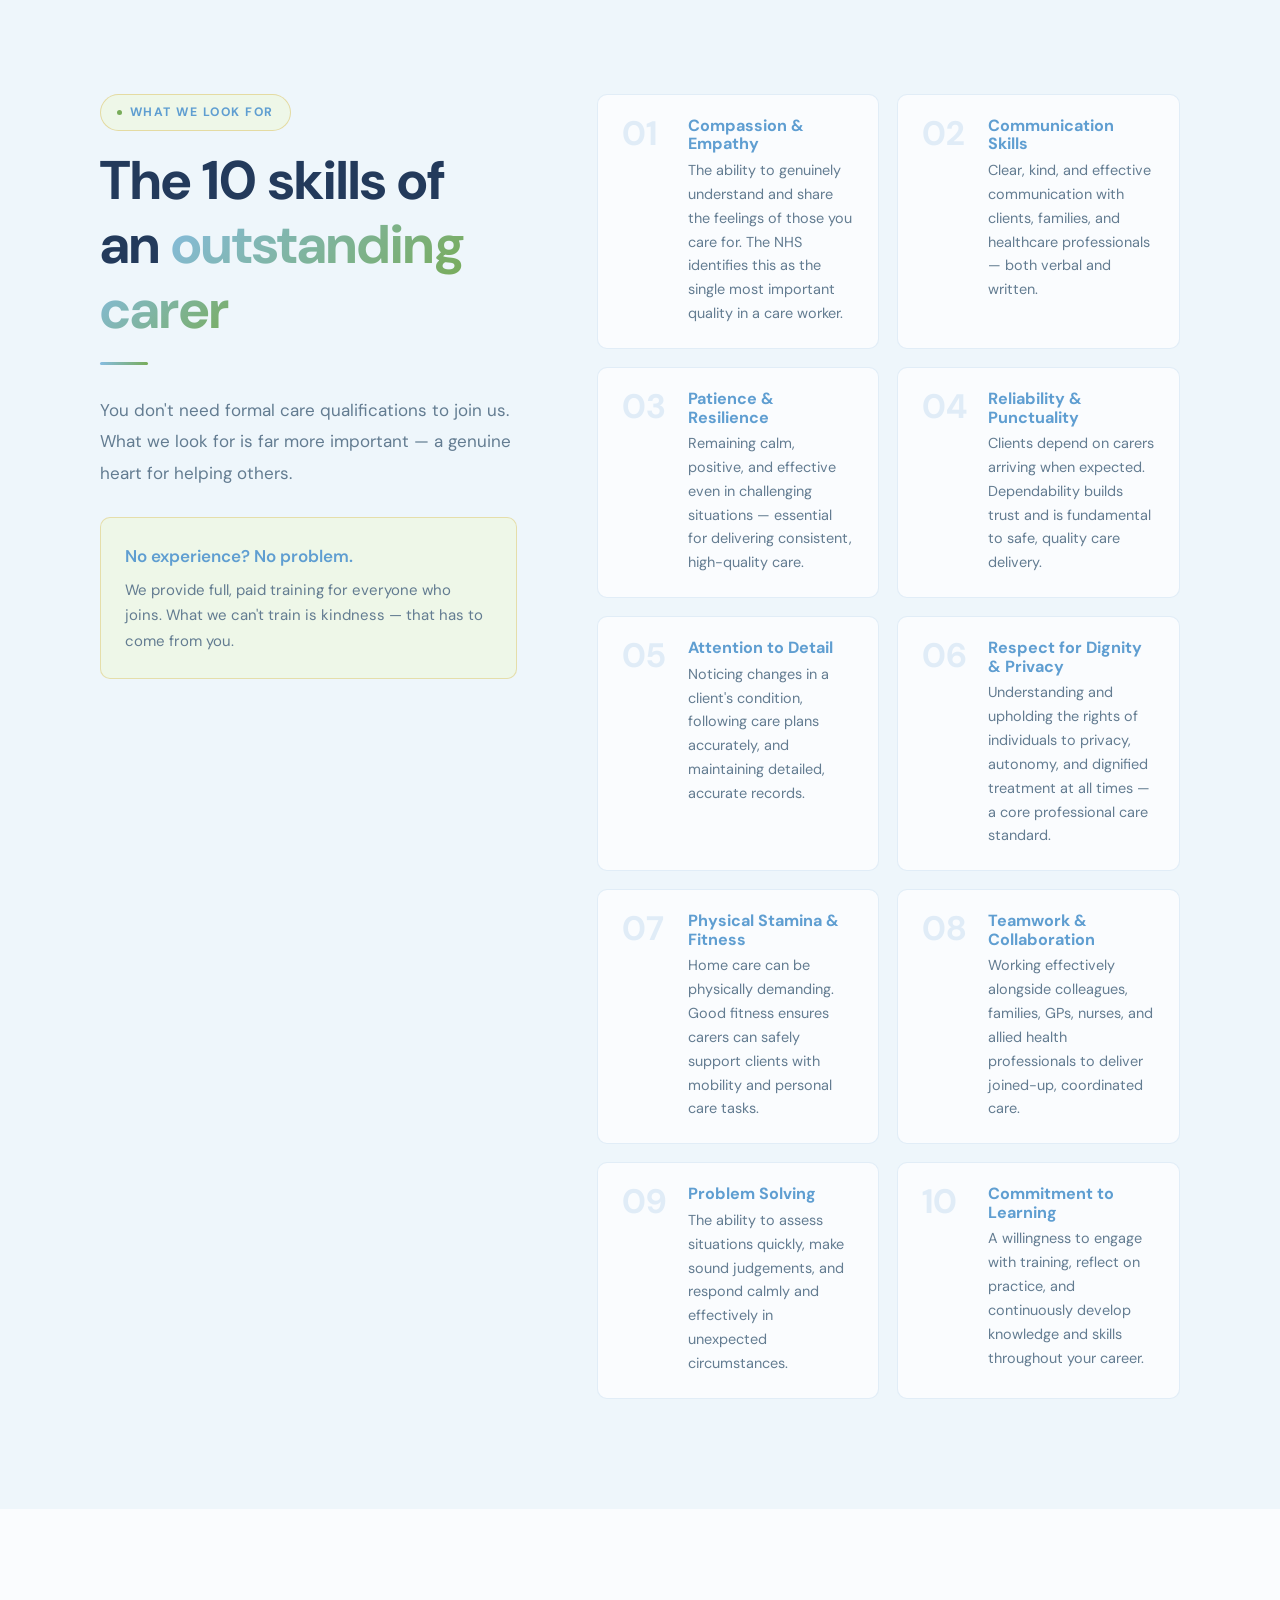
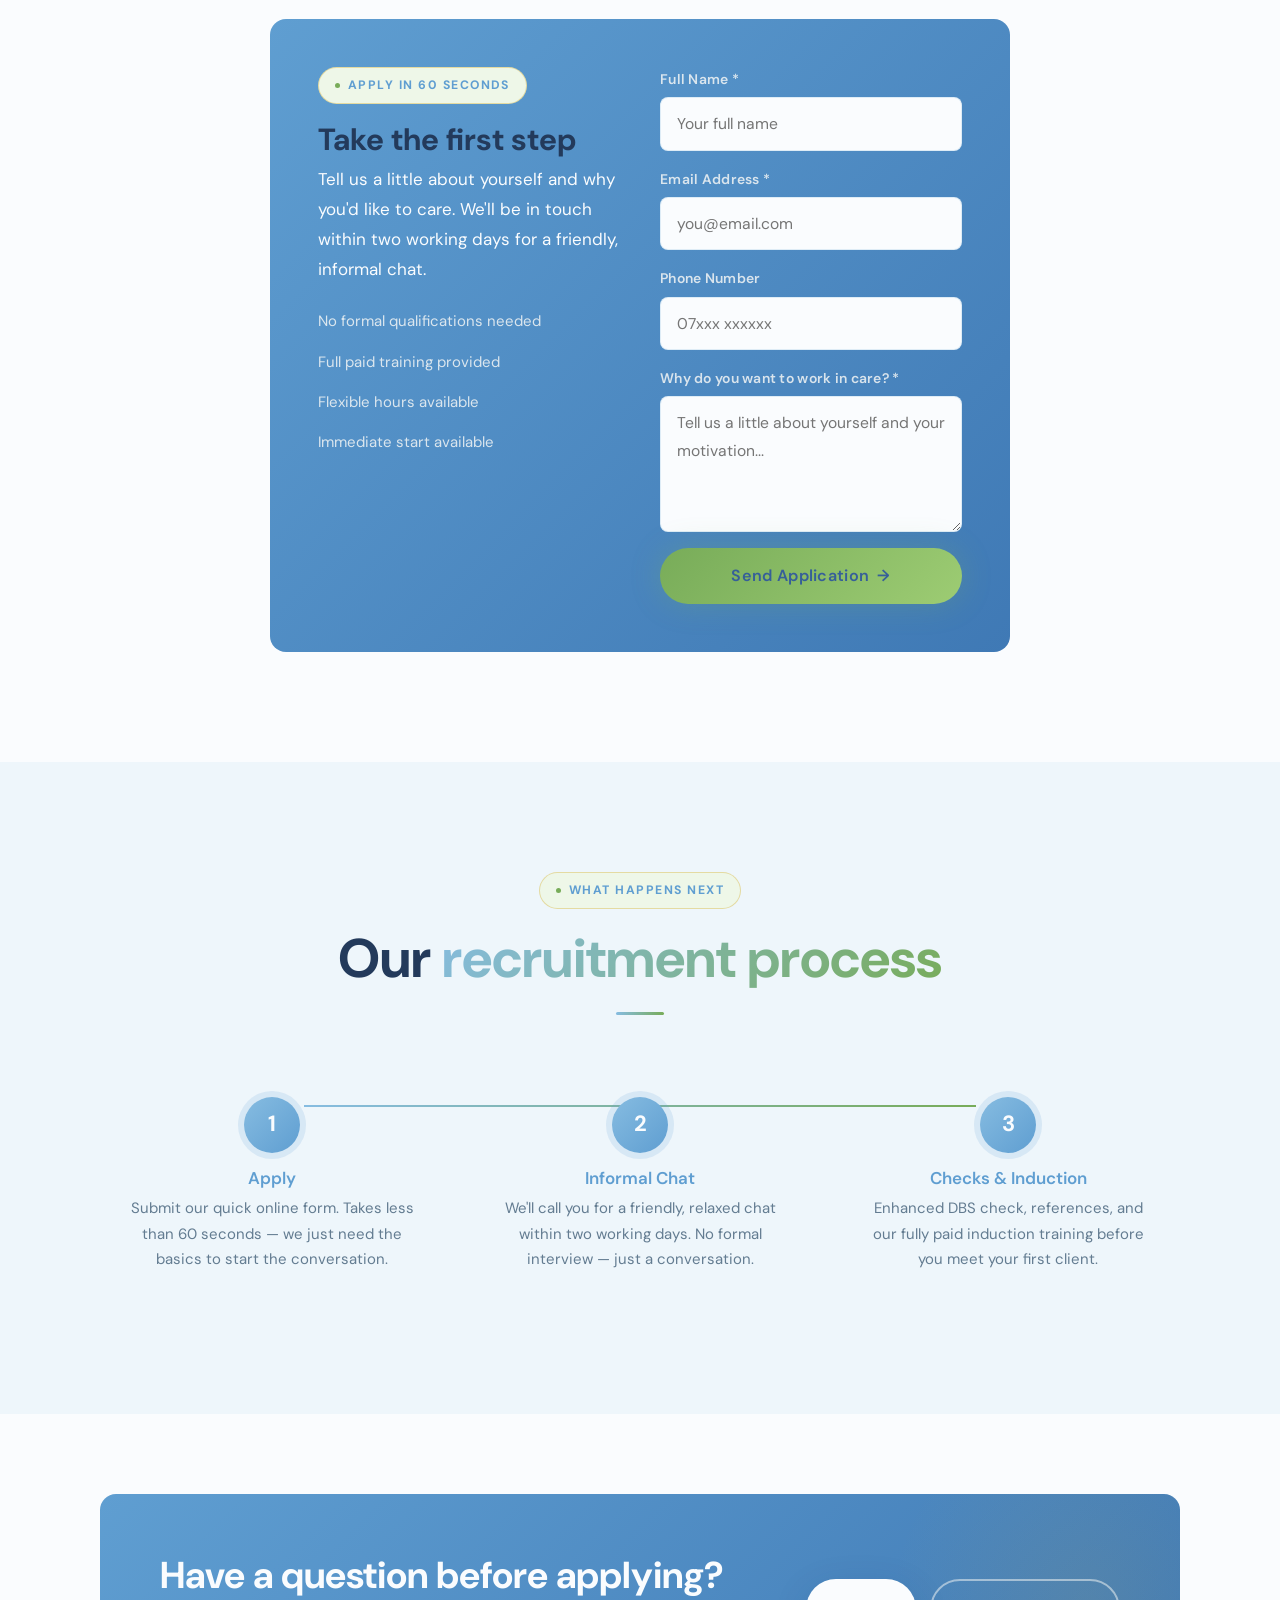
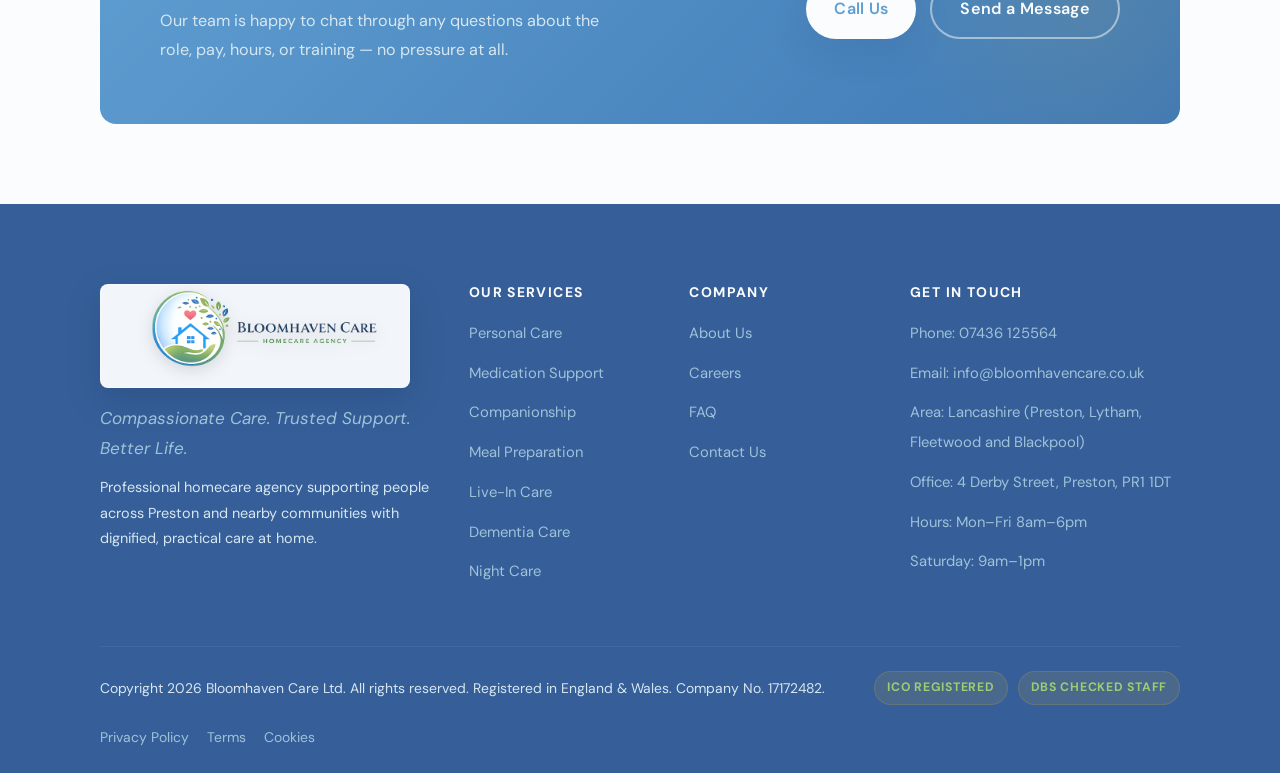
<file: recruit.html>
<!DOCTYPE html>

<html lang="en">
<head>
<meta charset="utf-8"/>
<meta content="width=device-width, initial-scale=1.0" name="viewport"/>
<title>Join Our Team | Bloomhaven Care</title>
<meta content="Join the Bloomhaven Care team. We're looking for compassionate, dedicated people who want to make a real difference. No care experience required — apply in minutes." name="description"/>
<link href="https://www.bloomhavencare.co.uk/recruit.html" rel="canonical"/>
<meta content="website" property="og:type"/>
<meta content="https://www.bloomhavencare.co.uk/recruit.html" property="og:url"/>
<meta content="Join Our Team | Bloomhaven Care" property="og:title"/>
<meta content="Join the Bloomhaven Care team in Preston. No care experience required — full paid training provided." property="og:description"/>
<meta content="https://www.bloomhavencare.co.uk/logo_1024.png" property="og:image"/>
<meta content="summary_large_image" name="twitter:card"/>
<meta content="Join Our Team | Bloomhaven Care" name="twitter:title"/>
<meta content="Carer roles in Preston with Bloomhaven Care. No experience needed, full paid training provided." name="twitter:description"/>
<meta content="https://www.bloomhavencare.co.uk/logo_1024.png" name="twitter:image"/>
<link href="logo_512.png" rel="icon" type="image/png"/>
<link href="logo_512.png" rel="apple-touch-icon"/>
<link href="https://fonts.googleapis.com" rel="preconnect"/>
<link crossorigin="" href="https://fonts.gstatic.com" rel="preconnect"/>
<link href="https://fonts.googleapis.com/css2?family=DM+Sans:opsz,wght@9..40,300;9..40,400;9..40,500;9..40,600;9..40,700;9..40,800&amp;display=swap" rel="stylesheet"/>
<link href="styles.css" rel="stylesheet"/>
<meta content="index,follow,max-image-preview:large" name="robots"/><meta content="#1e88e5" name="theme-color"/><meta content="website" property="og:type"/><meta content="Bloomhaven Care" property="og:site_name"/></head>
<body>
<a class="skip-link" href="#main">Skip to main content</a>
<div id="header-placeholder"></div>
<!-- RECRUIT HERO -->
<header class="recruit-hero">
<div class="container" style="position:relative;z-index:2;">
<div style="max-width:680px;">
<div class="badge">Join Our Team</div>
<h1>Do you have what it takes to <em>make a difference?</em></h1>
<p class="recruit-hero-copy" style="margin:20px 0 36px;"><span class="copy-desktop">At Bloomhaven Care, we're a homecare agency looking for passionate, dedicated individuals who want to support people in their own homes. No experience? No problem — we'll train you in everything you need.</span><span class="copy-mobile">Join a caring Preston homecare team. No experience needed - full paid training provided.</span></p>
<div style="display:flex;gap:14px;flex-wrap:wrap;">
<a class="btn btn-gold btn-arrow" href="#quickApply">Apply Now — It Takes 60 Seconds <span class="arrow">↓</span></a>
<a class="btn btn-outline-white" href="contact.html">Ask a Question</a>
</div>
</div>
</div>
<div aria-hidden="true" class="hero-orbs">
<div class="hero-orb hero-orb-1" style="opacity:.1;"></div>
<div class="hero-orb hero-orb-2" style="opacity:.08;"></div>
</div>
</header>
<main id="main">
<!-- BENEFITS -->
<section class="section">
<div class="container">
<div class="reveal" style="text-align:center;">
<div class="badge">Employee Benefits</div>
<h2 class="section-title">Why work with <em>Bloomhaven?</em></h2>
<div class="divider center"></div>
<p class="section-sub" style="margin:0 auto 60px;">We believe great care starts with happy, supported carers. Here's what we offer every member of our team.</p>
</div>
<div class="why-grid">
<div class="why-card reveal">
<div aria-hidden="true" class="why-icon"></div>
<h3>Competitive Pay</h3>
<p>Above industry-average hourly rates with regular pay reviews and transparent pay structures.</p>
</div>
<div class="why-card reveal">
<div aria-hidden="true" class="why-icon"></div>
<h3>Fully Paid Training</h3>
<p>Comprehensive induction from day one, plus ongoing CPD — fully paid, always during work hours.</p>
</div>
<div class="why-card reveal">
<div aria-hidden="true" class="why-icon"></div>
<h3>Flexible Hours</h3>
<p>Full-time, part-time, or flexible shifts to fit around your life, commitments, and goals.</p>
</div>
<div class="why-card reveal">
<div aria-hidden="true" class="why-icon"></div>
<h3>Mileage Allowance</h3>
<p>Fair, competitive mileage reimbursement for all travel between client visits.</p>
</div>
<div class="why-card reveal">
<div aria-hidden="true" class="why-icon"></div>
<h3>Career Progression</h3>
<p>A clear, supported pathway from carer → senior carer → coordinator → management.</p>
</div>
<div class="why-card reveal">
<div aria-hidden="true" class="why-icon"></div>
<h3>Wellbeing Support</h3>
<p>Employee Assistance Programme, regular supervisions, and a genuinely supportive team culture.</p>
</div>
</div>
</div>
</section>
<!-- TOP 10 SKILLS -->
<section class="section section-alt">
<div class="container">
<div style="display:grid;grid-template-columns:1fr 1.4fr;gap:80px;align-items:start;">
<div class="reveal">
<div class="badge">What We Look For</div>
<h2 class="section-title">The 10 skills of an <em>outstanding carer</em></h2>
<div class="divider"></div>
<p style="color:var(--moss);line-height:1.85;margin-bottom:28px;">You don't need formal care qualifications to join us. What we look for is far more important — a genuine heart for helping others.</p>
<div style="background:var(--gold-pale);border:1px solid rgba(212,175,55,.35);border-radius:var(--radius-sm);padding:24px;">
<p style="font-weight:600;color:var(--forest);margin-bottom:6px;">No experience? No problem.</p>
<p style="font-size:.88rem;color:var(--moss);line-height:1.7;">We provide full, paid training for everyone who joins. What we can't train is kindness — that has to come from you.</p>
</div>
</div>
<div aria-label="Top 10 skills of a great carer" class="skills-grid" id="skillsGrid" role="list"></div>
</div>
</div>
</section>
<!-- QUICK APPLY FORM -->
<section class="section" id="quickApply">
<div class="container" style="max-width:860px;">
<div class="quick-apply reveal" id="applyWrap">
<div style="display:grid;grid-template-columns:1fr 1fr;gap:40px;align-items:start;">
<div>
<div class="badge">Apply in 60 Seconds</div>
<h3>Take the first step</h3>
<p>Tell us a little about yourself and why you'd like to care. We'll be in touch within two working days for a friendly, informal chat.</p>
<div style="margin-top:24px;display:flex;flex-direction:column;gap:14px;">
<div style="display:flex;gap:10px;align-items:center;font-size:.88rem;color:rgba(252,251,247,.8);">
<span aria-hidden="true"></span> No formal qualifications needed
              </div>
<div style="display:flex;gap:10px;align-items:center;font-size:.88rem;color:rgba(252,251,247,.8);">
<span aria-hidden="true"></span> Full paid training provided
              </div>
<div style="display:flex;gap:10px;align-items:center;font-size:.88rem;color:rgba(252,251,247,.8);">
<span aria-hidden="true"></span> Flexible hours available
              </div>
<div style="display:flex;gap:10px;align-items:center;font-size:.88rem;color:rgba(252,251,247,.8);">
<span aria-hidden="true"></span> Immediate start available
              </div>
</div>
</div>
<div>
<div class="form-group">
<label for="applyName" style="color:rgba(252,251,247,.8);">Full Name *</label>
<input autocomplete="name" id="applyName" placeholder="Your full name" type="text"/>
</div>
<div class="form-group">
<label for="applyEmail" style="color:rgba(252,251,247,.8);">Email Address *</label>
<input autocomplete="email" id="applyEmail" placeholder="you@email.com" type="email"/>
</div>
<div class="form-group">
<label for="applyPhone" style="color:rgba(252,251,247,.8);">Phone Number</label>
<input autocomplete="tel" id="applyPhone" placeholder="07xxx xxxxxx" type="tel"/>
</div>
<div class="form-group">
<label for="applyWhy" style="color:rgba(252,251,247,.8);">Why do you want to work in care? *</label>
<textarea id="applyWhy" placeholder="Tell us a little about yourself and your motivation..." rows="4"></textarea>
</div>
<button class="btn btn-gold btn-arrow" id="applyBtn" onclick="submitApply()" style="width:100%;justify-content:center;">
              Send Application <span class="arrow">→</span>
</button>
</div>
</div>
</div>
</div>
</section>
<!-- WHAT HAPPENS NEXT -->
<section class="section section-alt">
<div class="container">
<div class="reveal" style="text-align:center;">
<div class="badge">What Happens Next</div>
<h2 class="section-title">Our <em>recruitment process</em></h2>
<div class="divider center"></div>
</div>
<div class="steps-grid" style="margin-top:50px;">
<div class="step-card reveal">
<div class="step-num">1</div>
<div aria-hidden="true" class="step-icon"></div>
<h3>Apply</h3>
<p>Submit our quick online form. Takes less than 60 seconds — we just need the basics to start the conversation.</p>
</div>
<div class="step-card reveal">
<div class="step-num">2</div>
<div aria-hidden="true" class="step-icon"></div>
<h3>Informal Chat</h3>
<p>We'll call you for a friendly, relaxed chat within two working days. No formal interview — just a conversation.</p>
</div>
<div class="step-card reveal">
<div class="step-num">3</div>
<div aria-hidden="true" class="step-icon"></div>
<h3>Checks &amp; Induction</h3>
<p>Enhanced DBS check, references, and our fully paid induction training before you meet your first client.</p>
</div>
</div>
</div>
</section>
<!-- CTA -->
<div class="container">
<div class="cta-box reveal">
<div class="cta-text">
<h2>Have a question before applying?</h2>
<p>Our team is happy to chat through any questions about the role, pay, hours, or training — no pressure at all.</p>
</div>
<div class="cta-actions">
<a class="btn btn-white" href="tel:07436125564">Call Us</a>
<a class="btn btn-outline-white" href="contact.html">Send a Message</a>
</div>
</div>
</div>
</main>
<div id="footer-placeholder"></div>
<script>const CURRENT_PAGE = 'recruit';</script>
<script defer="" src="nav.js"></script>
<script defer="" src="main.js"></script>
<script defer="">
  document.addEventListener('DOMContentLoaded', () => { renderSkills(); });
</script>
</body>
</html>
</file>
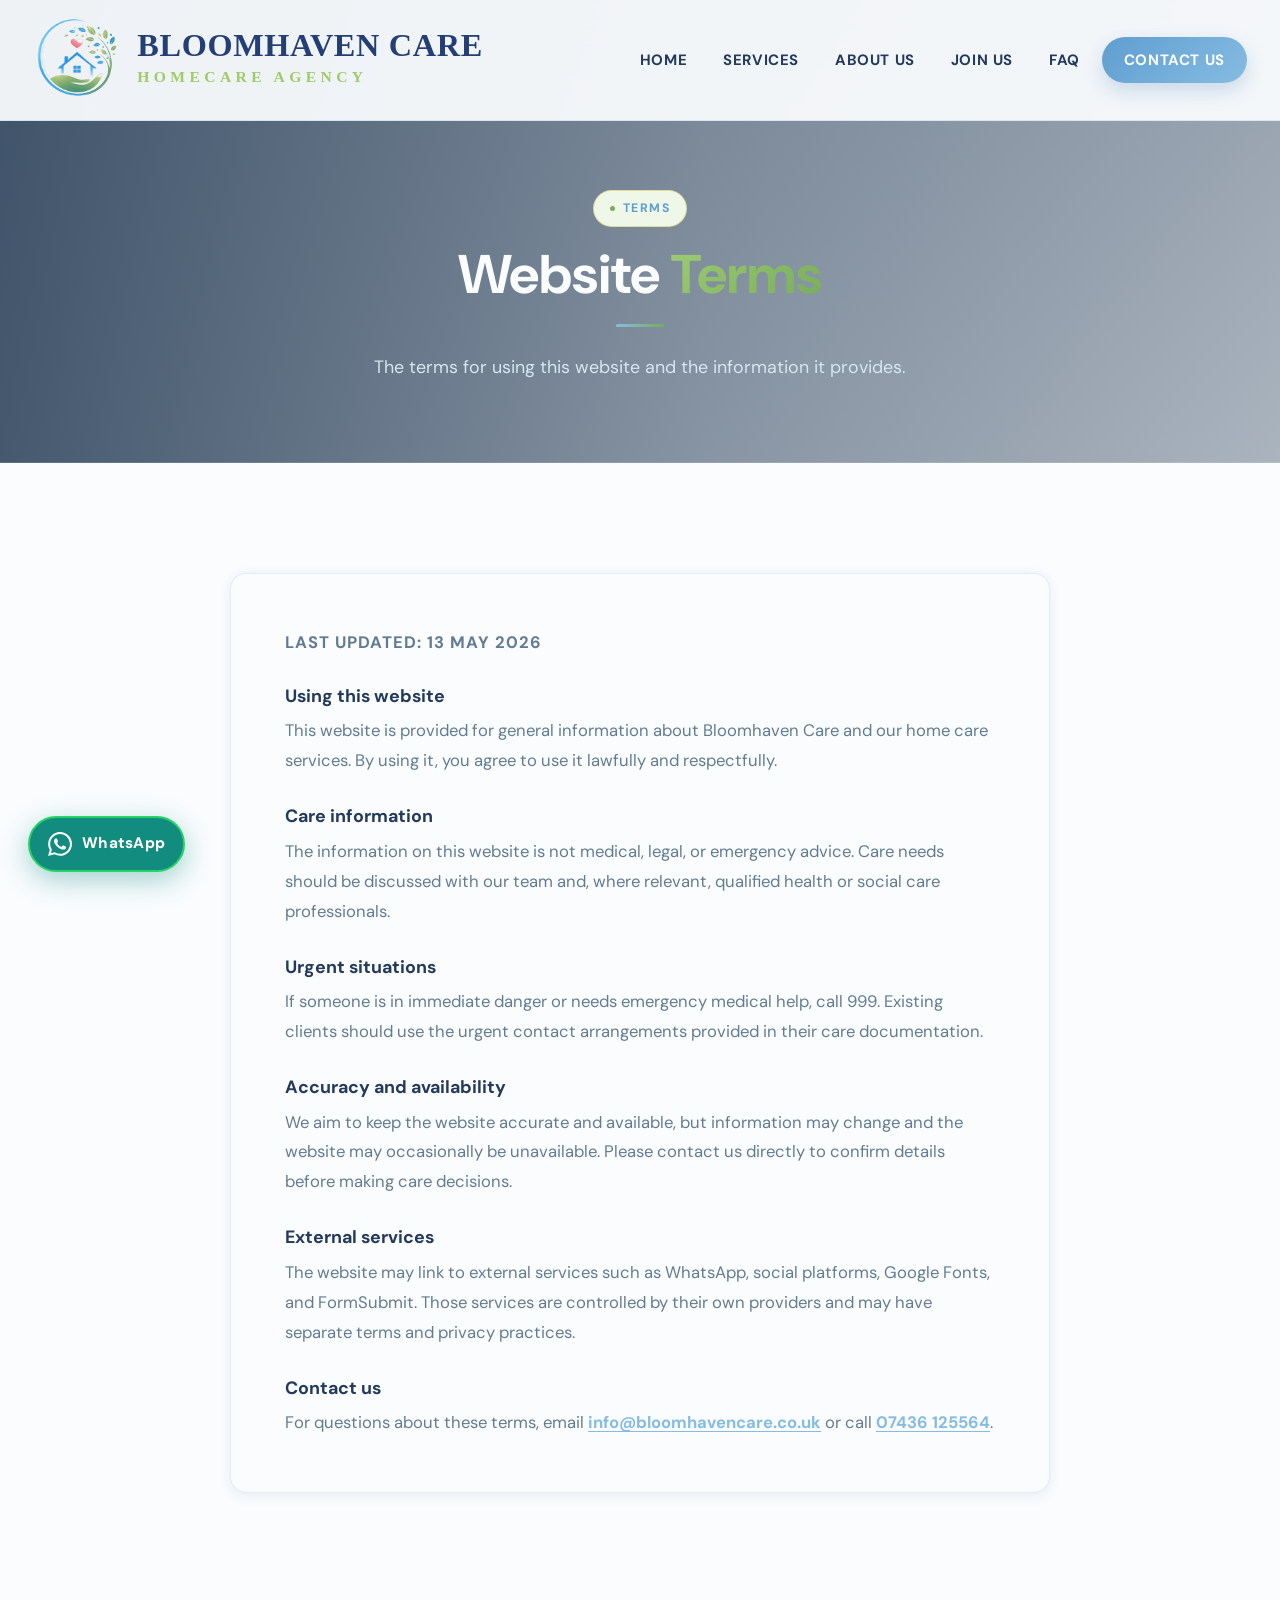
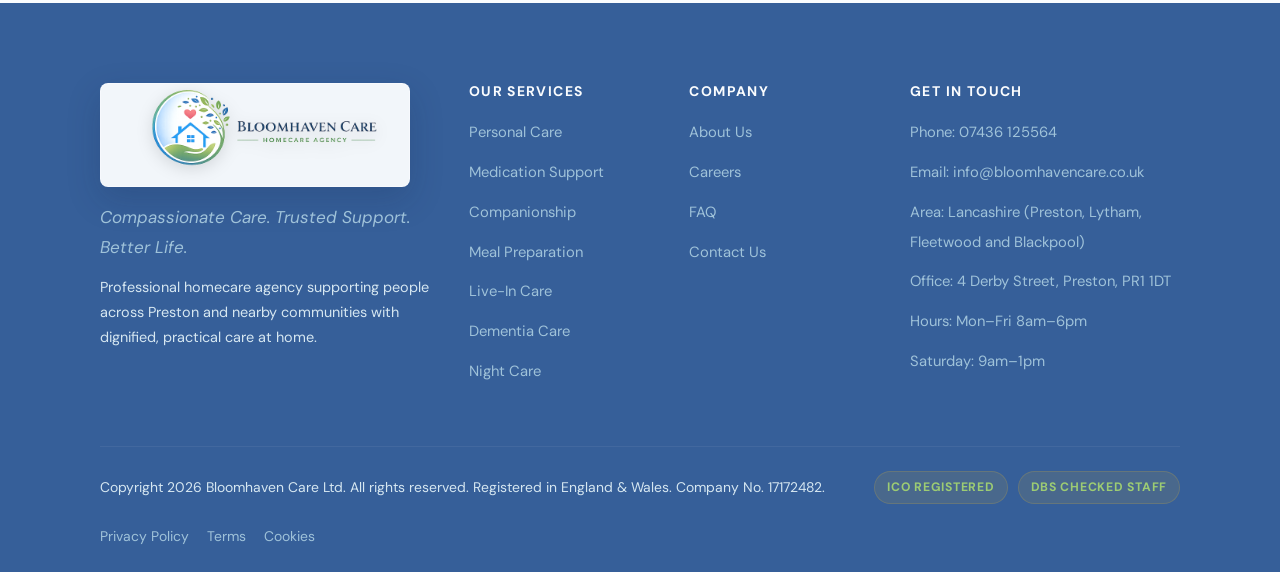
<file: terms.html>
<!DOCTYPE html>

<html lang="en">
<head>
<meta charset="utf-8"/>
<meta content="width=device-width, initial-scale=1.0" name="viewport"/>
<title>Website Terms | Bloomhaven Care</title>
<meta content="Website terms for using the Bloomhaven Care website and information pages." name="description"/>
<link href="https://www.bloomhavencare.co.uk/terms.html" rel="canonical"/>
<link href="logo_512.png" rel="icon" type="image/png"/>
<link href="logo_512.png" rel="apple-touch-icon"/>
<link href="https://fonts.googleapis.com" rel="preconnect"/>
<link crossorigin="" href="https://fonts.gstatic.com" rel="preconnect"/>
<link href="https://fonts.googleapis.com/css2?family=DM+Sans:opsz,wght@9..40,300;9..40,400;9..40,500;9..40,600;9..40,700;9..40,800&amp;display=swap" rel="stylesheet"/>
<link href="styles.css" rel="stylesheet"/>
<meta content="index,follow,max-image-preview:large" name="robots"/><meta content="#1e88e5" name="theme-color"/><meta content="website" property="og:type"/><meta content="Bloomhaven Care" property="og:site_name"/></head>
<body>
<a class="skip-link" href="#main">Skip to main content</a>
<div id="header-placeholder"></div>
<header class="page-header">
<div class="container">
<div class="badge">Terms</div>
<h1 class="section-title">Website <em>Terms</em></h1>
<div class="divider center"></div>
<p class="section-sub">The terms for using this website and the information it provides.</p>
</div>
</header>
<main id="main">
<section class="section">
<div class="container">
<article class="legal-content reveal">
<p class="legal-updated">Last updated: 13 May 2026</p>
<h2>Using this website</h2>
<p>This website is provided for general information about Bloomhaven Care and our home care services. By using it, you agree to use it lawfully and respectfully.</p>
<h2>Care information</h2>
<p>The information on this website is not medical, legal, or emergency advice. Care needs should be discussed with our team and, where relevant, qualified health or social care professionals.</p>
<h2>Urgent situations</h2>
<p>If someone is in immediate danger or needs emergency medical help, call 999. Existing clients should use the urgent contact arrangements provided in their care documentation.</p>
<h2>Accuracy and availability</h2>
<p>We aim to keep the website accurate and available, but information may change and the website may occasionally be unavailable. Please contact us directly to confirm details before making care decisions.</p>
<h2>External services</h2>
<p>The website may link to external services such as WhatsApp, social platforms, Google Fonts, and FormSubmit. Those services are controlled by their own providers and may have separate terms and privacy practices.</p>
<h2>Contact us</h2>
<p>For questions about these terms, email <a href="mailto:info@bloomhavencare.co.uk">info@bloomhavencare.co.uk</a> or call <a href="tel:07436125564">07436 125564</a>.</p>
</article>
</div>
</section>
</main>
<div id="footer-placeholder"></div>
<script defer="" src="nav.js"></script>
<script defer="" src="main.js"></script>
</body>
</html>
</file>
<file: styles.css>
/*
╔══════════════════════════════════════════════════════════════════╗
║           BLOOMHAVEN CARE — Warm Futurism Design System          ║
╠══════════════════════════════════════════════════════════════════╣
║  [TOKENS]      — CSS custom properties                           ║
║  [RESET]       — Browser resets                                  ║
║  [BASE]        — Body, scrollbar, global                         ║
║  [TYPOGRAPHY]  — Fonts, headings, badges, dividers               ║
║  [BUTTONS]     — All button variants                             ║
║  [HEADER]      — Logo-centric hero header & collapse             ║
║  [MOBILE-MENU] — Full-screen overlay menu                        ║
║  [HERO]        — Hero section & particles                        ║
║  [TRUST]       — Trust bar                                       ║
║  [SECTIONS]    — General section layouts                         ║
║  [CARDS]       — Glassmorphism & feature cards                   ║
║  [SERVICES]    — Service grid, filter, modal                     ║
║  [ABOUT]       — Timeline, values                                ║
║  [TEAM]        — Team cards                                      ║
║  [RECRUIT]     — Skills, apply form                              ║
║  [FAQ]         — Search + accordion                              ║
║  [GALLERY]     — SVG illustration gallery                        ║
║  [CONTACT]     — Contact layout & form                           ║
║  [CTA]         — CTA banners                                     ║
║  [FOOTER]      — Footer                                          ║
║  [UTILITIES]   — Helpers, scroll progress, floating btns         ║
║  [ANIMATIONS]  — Keyframes & scroll reveals                      ║
║  [RESPONSIVE]  — Mobile & tablet                                 ║
╚══════════════════════════════════════════════════════════════════╝
*/

/* ════════════════════════════════════════════════════════
   [TOKENS] — Design Tokens
   ════════════════════════════════════════════════════════ */
:root {
  /* ── PALETTE — matched to Bloomhaven Care logo ── */

  /* Soft Bloomhaven blue — calm, clean and care-led */
  --forest:        #5F9ED1;
  --forest-deep:   #3F79B5;
  --forest-mid:    #86BCE1;
  --forest-light:  #C6E2F3;

  /* Page backgrounds — warm white with a quiet blue tint */
  --cream:         #FAFCFE;
  --cream-dark:    #EEF6FB;

  /* Sage CTA / accent buttons */
  --gold:          #78AC59;
  --gold-light:    #9DCC73;
  --gold-pale:     #EEF7E8;

  /* Soft navy for strong sections */
  --canopy:        #365F99;
  --canopy-mid:    #4D78AF;

  /* Rose — heart accent */
  --rose:          #E8698A;
  --rose-light:    #FDEEF3;

  /* Text */
  --ink:           #233A5B;
  --ink-mid:       #3F5D7F;
  --moss:          #637C91;
  --mist:          #9FC2D9;
  --fog:           #D6E7F1;

  /* Glass */
  --glass-bg:      rgba(250,252,254,0.88);
  --glass-border:  rgba(95,158,209,0.22);
  --glass-dark-bg: rgba(42,74,118,0.72);
  --glass-dark-border: rgba(164,206,123,0.22);

  /* Shadows */
  --shadow-sm:     0 2px 14px rgba(35,58,91,0.08);
  --shadow-md:     0 10px 38px rgba(35,58,91,0.12);
  --shadow-lg:     0 22px 64px rgba(35,58,91,0.16);
  --shadow-gold:   0 0 30px rgba(123,175,92,0.26);

  /* Layout */
  --nav-h:         120px;
  --nav-h-collapsed: 82px;
  --radius:        16px;
  --radius-sm:     10px;
  --radius-xs:     8px;
  --section-gap:   110px;
  --container:     1200px;
  --font-main:     'DM Sans', Arial, sans-serif;
  --homecare-hero-image: url('https://images.unsplash.com/photo-1543333995-a78aea2eee50?auto=format&fit=crop&fm=jpg&ixlib=rb-4.1.0&q=78&w=1800');

  /* Transitions */
  --ease:          cubic-bezier(0.25, 0.46, 0.45, 0.94);
  --ease-bounce:   cubic-bezier(0.34, 1.56, 0.64, 1);
}

/* ════════════════════════════════════════════════════════
   [RESET]
   ════════════════════════════════════════════════════════ */
*, *::before, *::after { box-sizing: border-box; margin: 0; padding: 0; }
img, svg { display: block; max-width: 100%; }
a { text-decoration: none; color: inherit; }
ul, ol { list-style: none; }
button { cursor: pointer; border: none; background: none; font: inherit; }
input, textarea, select { font: inherit; }

/* ════════════════════════════════════════════════════════
   [BASE]
   ════════════════════════════════════════════════════════ */
html { scroll-behavior: smooth; font-size: 17px; }

body {
  font-family: var(--font-main);
  background: var(--cream);
  color: var(--ink);
  overflow-x: hidden;
  line-height: 1.75;
  -webkit-font-smoothing: antialiased;
}

::-webkit-scrollbar { width: 4px; }
::-webkit-scrollbar-track { background: var(--cream-dark); }
::-webkit-scrollbar-thumb { background: var(--forest-mid); border-radius: 4px; }

/* Skip to content link */
.skip-link {
  position: fixed; top: -100px; left: 20px; z-index: 9999;
  background: var(--forest); color: var(--cream);
  padding: 10px 20px; border-radius: var(--radius-xs);
  font-weight: 600; transition: top .2s;
}
.skip-link:focus { top: 20px; }

/* Scroll progress bar */
#scrollProgress {
  position: fixed; top: 0; left: 0; width: 0%; height: 3px;
  background: linear-gradient(90deg, var(--forest-mid), var(--gold));
  z-index: 9999; transition: width .1s linear; pointer-events: none;
}

.hours-notice {
  position: fixed;
  top: var(--nav-h);
  left: 0;
  right: 0;
  z-index: 999;
  background: var(--gold-pale);
  color: var(--ink);
  text-align: center;
  padding: 12px 20px;
  font-size: .88rem;
  font-weight: 500;
  border-bottom: 1px solid rgba(123, 175, 92, 0.35);
  transition: top .4s var(--ease);
  box-shadow: 0 4px 12px rgba(35, 58, 91, 0.08);
}

.hours-notice[hidden] {
  display: none !important;
}

body.header-scrolled .hours-notice {
  top: var(--nav-h-collapsed);
}

/* ════════════════════════════════════════════════════════
   [TYPOGRAPHY]
   ════════════════════════════════════════════════════════ */
h1, h2, h3, h4 {
  font-family: var(--font-main);
  line-height: 1.15;
  color: var(--ink);
}

.section-title {
  font-size: clamp(2rem, 5vw, 3.2rem);
  font-weight: 700;
  line-height: 1.18;
  margin-bottom: 16px;
  text-wrap: balance;
}

.section-title em {
  font-style: normal;
  background: linear-gradient(135deg, var(--forest-mid), var(--gold));
  -webkit-background-clip: text;
  -webkit-text-fill-color: transparent;
  background-clip: text;
  -webkit-box-decoration-break: clone;
  box-decoration-break: clone;
}

.section-sub {
  font-size: 1.05rem;
  color: var(--moss);
  line-height: 1.8;
  max-width: 640px;
}

.copy-mobile { display: none; }

.badge {
  display: inline-flex;
  align-items: center;
  gap: 8px;
  background: var(--gold-pale);
  color: var(--forest);
  font-size: .72rem;
  font-weight: 700;
  letter-spacing: .12em;
  text-transform: uppercase;
  padding: 7px 16px;
  border-radius: 100px;
  margin-bottom: 18px;
  border: 1px solid rgba(212,175,55,0.4);
}
.badge::before {
  content: '';
  width: 5px; height: 5px;
  background: var(--gold);
  border-radius: 50%;
  flex-shrink: 0;
}

.divider {
  width: 48px; height: 3px;
  background: linear-gradient(90deg, var(--forest-mid), var(--gold));
  border-radius: 3px;
  margin: 20px 0 30px;
}
.divider.center { margin: 20px auto 30px; }

/* ...rest of incoming stylesheet retained unchanged... */
  }
  
  /* ════════════════════════════════════════════════════════
     [RESET]
     ════════════════════════════════════════════════════════ */
  *, *::before, *::after { box-sizing: border-box; margin: 0; padding: 0; }
  img, svg { display: block; max-width: 100%; }
  a { text-decoration: none; color: inherit; }
  ul, ol { list-style: none; }
  button { cursor: pointer; border: none; background: none; font: inherit; }
  input, textarea, select { font: inherit; }
  
  /* ════════════════════════════════════════════════════════
     [BASE]
     ════════════════════════════════════════════════════════ */
  html { scroll-behavior: smooth; font-size: 17px; }
  
  body {
    font-family: var(--font-main);
    background: var(--cream);
    color: var(--ink);
    overflow-x: hidden;
    line-height: 1.75;
    -webkit-font-smoothing: antialiased;
  }
  
  ::-webkit-scrollbar { width: 4px; }
  ::-webkit-scrollbar-track { background: var(--cream-dark); }
  ::-webkit-scrollbar-thumb { background: var(--forest-mid); border-radius: 4px; }
  
  /* Skip to content link */
  .skip-link {
    position: fixed; top: -100px; left: 20px; z-index: 9999;
    background: var(--forest); color: var(--cream);
    padding: 10px 20px; border-radius: var(--radius-xs);
    font-weight: 600; transition: top .2s;
  }
  .skip-link:focus { top: 20px; }
  
  /* Scroll progress bar */
  #scrollProgress {
    position: fixed; top: 0; left: 0; width: 0%; height: 3px;
    background: linear-gradient(90deg, var(--forest-mid), var(--gold));
    z-index: 9999; transition: width .1s linear; pointer-events: none;
  }
  
  .hours-notice {
    position: fixed;
    top: var(--nav-h);
    left: 0;
    right: 0;
    z-index: 999;
    background: var(--gold-pale);
    color: var(--ink);
    text-align: center;
    padding: 12px 20px;
    font-size: .88rem;
    font-weight: 500;
    border-bottom: 1px solid rgba(123, 175, 92, 0.35);
    transition: top .4s var(--ease);
    box-shadow: 0 4px 12px rgba(35, 58, 91, 0.08);
  }
  
  .hours-notice[hidden] {
    display: none !important;
  }
  
  body.header-scrolled .hours-notice {
    top: var(--nav-h-collapsed);
  }
  
  /* ════════════════════════════════════════════════════════
     [TYPOGRAPHY]
     ════════════════════════════════════════════════════════ */
  h1, h2, h3, h4 {
    font-family: var(--font-main);
    line-height: 1.15;
    color: var(--ink);
  }
  
  .section-title {
    font-size: clamp(2rem, 5vw, 3.2rem);
    font-weight: 700;
    line-height: 1.18;
    margin-bottom: 16px;
    text-wrap: balance;
  }
  
  .section-title em {
    font-style: normal;
    background: linear-gradient(135deg, var(--forest-mid), var(--gold));
    -webkit-background-clip: text;
    -webkit-text-fill-color: transparent;
    background-clip: text;
    -webkit-box-decoration-break: clone;
    box-decoration-break: clone;
  }
  
  .section-sub {
    font-size: 1.05rem;
    color: var(--moss);
    line-height: 1.8;
    max-width: 640px;
  }
  
  .copy-mobile { display: none; }
  
  .badge {
    display: inline-flex;
    align-items: center;
    gap: 8px;
    background: var(--gold-pale);
    color: var(--forest);
    font-size: .72rem;
    font-weight: 700;
    letter-spacing: .12em;
    text-transform: uppercase;
    padding: 7px 16px;
    border-radius: 100px;
    margin-bottom: 18px;
    border: 1px solid rgba(212,175,55,0.4);
  }
  .badge::before {
    content: '';
    width: 5px; height: 5px;
    background: var(--gold);
    border-radius: 50%;
    flex-shrink: 0;
  }
  
  .divider {
    width: 48px; height: 3px;
    background: linear-gradient(90deg, var(--forest-mid), var(--gold));
    border-radius: 3px;
    margin: 20px 0 30px;
  }
  .divider.center { margin: 20px auto 30px; }
  
  /* ════════════════════════════════════════════════════════
     [BUTTONS]
     ════════════════════════════════════════════════════════ */
  .btn {
    display: inline-flex;
    align-items: center;
    gap: 8px;
    padding: 14px 28px;
    border-radius: 100px;
    font-size: .95rem;
    font-weight: 600;
    letter-spacing: .02em;
    transition: all .3s var(--ease);
    white-space: nowrap;
    position: relative;
    overflow: hidden;
  }
  .btn::after {
    content: '';
    position: absolute;
    inset: 0;
    background: rgba(255,255,255,0.15);
    transform: translateX(-110%) skewX(-15deg);
    transition: transform .5s var(--ease);
  }
  .btn:hover::after { transform: translateX(110%) skewX(-15deg); }
  
  .btn-primary {
    background: linear-gradient(135deg, var(--forest-mid), var(--forest));
    color: var(--cream);
    box-shadow: 0 4px 20px rgba(63,121,181,0.28);
  }
  .btn-primary:hover {
    transform: translateY(-2px);
    box-shadow: 0 8px 30px rgba(63,121,181,0.36);
  }
  
  .btn-gold {
    background: linear-gradient(135deg, var(--gold), var(--gold-light));
    color: var(--canopy);
    box-shadow: var(--shadow-gold);
  }
  .btn-gold:hover {
    transform: translateY(-2px);
    box-shadow: 0 8px 30px rgba(212,175,55,0.5);
  }
  
  .btn-outline {
    background: transparent;
    color: var(--forest);
    border: 2px solid var(--forest-mid);
  }
  .btn-outline:hover {
    background: var(--forest);
    color: var(--cream);
    transform: translateY(-2px);
  }
  
  .btn-white {
    background: var(--cream);
    color: var(--forest);
    box-shadow: var(--shadow-md);
  }
  .btn-white:hover {
    background: var(--gold-pale);
    transform: translateY(-2px);
  }
  
  .btn-outline-white {
    background: transparent;
    color: var(--cream);
    border: 2px solid rgba(252,251,247,0.5);
  }
  .btn-outline-white:hover {
    background: rgba(252,251,247,0.15);
    border-color: var(--cream);
    transform: translateY(-2px);
  }
  
  .btn-whatsapp {
    background: #128C7E;
    color: #fff !important;
    border: 2px solid #25D366;
    box-shadow: 0 10px 30px rgba(18,140,126,0.26);
  }
  .btn-whatsapp::before {
    content: '';
    width: 12px;
    height: 12px;
    background: #25D366;
    border-radius: 50%;
    box-shadow: 0 0 0 4px rgba(37,211,102,0.18);
    flex-shrink: 0;
  }
  .btn-whatsapp:hover {
    background: #0E766C;
    color: #fff !important;
    border-color: #36E37B;
    transform: translateY(-2px);
    box-shadow: 0 14px 34px rgba(18,140,126,0.34);
  }
  
  .btn-arrow::after { content: none; }
  .btn-arrow .arrow { transition: transform .3s; }
  .btn-arrow:hover .arrow { transform: translateX(4px); }
  
  /* ════════════════════════════════════════════════════════
     [LAYOUT]
     ════════════════════════════════════════════════════════ */
  .container {
    width: 100%;
    max-width: var(--container);
    margin: 0 auto;
    padding: 0 clamp(20px, 5vw, 60px);
  }
  
  .section {
    padding: var(--section-gap) 0;
    background: var(--cream);
    color: var(--ink);
  }
  .section-alt { background: var(--cream-dark); }
  .section-dark {
    background: linear-gradient(180deg, var(--forest-deep) 0%, var(--canopy) 100%);
    color: var(--cream);
  }
  .section-dark h2, .section-dark h3, .section-dark h4 { color: var(--cream); }
  .section-dark .section-sub { color: var(--fog); }
  .section-dark .divider,
  .section-dark .divider.center {
    background: linear-gradient(90deg, var(--gold-light), var(--gold));
  }
  .section-dark .badge {
    background: rgba(212,175,55,0.15);
    color: var(--gold-light);
    border-color: rgba(212,175,55,0.25);
  }
  
  /* Reveal animation */
  .reveal {
    opacity: 0;
    transform: translateY(30px);
    transition: opacity .7s var(--ease), transform .7s var(--ease);
  }
  .reveal.visible { opacity: 1; transform: translateY(0); }
  
  /* ════════════════════════════════════════════════════════
     [HEADER] — Fixed logo, right aligned menu
     ════════════════════════════════════════════════════════ */
  #siteHeader {
    position: fixed;
    top: 0; left: 0; right: 0;
    z-index: 1000;
    transition: all .4s var(--ease);
    padding: 0;
    overflow: visible;
    background: rgba(250,252,254,0.94);
    backdrop-filter: blur(18px);
    -webkit-backdrop-filter: blur(18px);
    border-bottom: 1px solid rgba(95,158,209,0.18);
  }
  
  .header-inner {
    display: flex;
    align-items: center;
    justify-content: space-between;
    gap: 22px;
    width: 100%;
    max-width: none;
    margin: 0 auto;
    padding: 0 clamp(16px,2.6vw,34px);
    height: var(--nav-h);
    transition: height .4s var(--ease);
    overflow: visible;
  }
  
  /* Keep the header consistent while at the top */
  #siteHeader.at-top { box-shadow: none; }
  
  #siteHeader.scrolled {
    box-shadow: var(--shadow-md);
  }
  #siteHeader.scrolled .header-inner { height: var(--nav-h-collapsed); }
  
  .nav-right {
    display: flex;
    align-items: center;
    justify-content: flex-end;
    gap: 8px;
    flex: 1;
    margin-left: auto;
  }
  
  .nav-right a {
    font-size: .88rem;
    font-weight: 700;
    color: var(--ink);
    padding: 8px 14px;
    border-radius: 100px;
    transition: all .25s;
    letter-spacing: .04em;
    text-transform: uppercase;
    position: relative;
  }
  
  .nav-right a:hover,
  .nav-right a.active {
    background: var(--gold-pale);
    color: var(--forest);
  }
  
  .nav-cta {
    background: linear-gradient(135deg, var(--forest), var(--forest-mid)) !important;
    color: #fff !important;
    font-weight: 700 !important;
    padding: 10px 22px !important;
    box-shadow: 0 8px 20px rgba(63,121,181,0.24);
  }
  .nav-cta:hover {
    transform: translateY(-2px);
    box-shadow: 0 12px 28px rgba(63,121,181,0.32) !important;
  }
  
  /* Brand */
  .nav-brand {
    position: relative;
    z-index: 2;
    display: inline-flex;
    align-items: center;
    gap: 14px;
    flex: 0 0 auto;
    min-width: 0;
    color: var(--ink);
  }
  
  .brand-mark {
    width: 78px;
    height: 78px;
    border-radius: 50%;
    overflow: hidden;
    position: relative;
    flex: 0 0 auto;
    background: transparent;
    box-shadow: none;
    transition: width .4s var(--ease), height .4s var(--ease);
  }
  
  .brand-mark img {
    position: absolute;
    inset: 0;
    width: 100%;
    height: 100%;
    max-width: none;
    object-fit: contain;
  }
  
  .brand-copy {
    display: flex;
    flex-direction: column;
    justify-content: center;
    min-width: 0;
  }
  
  .brand-title {
    font-size: clamp(1.65rem, 3vw, 2.55rem);
    font-weight: 800;
    line-height: .95;
    color: var(--forest-deep);
    letter-spacing: 0;
    white-space: nowrap;
  }
  
  .brand-subtitle {
    margin-top: 6px;
    font-size: .75rem;
    font-weight: 800;
    letter-spacing: .16em;
    text-transform: uppercase;
    color: var(--gold);
    white-space: nowrap;
  }
  
  #siteHeader.scrolled .brand-mark { width: 60px; height: 60px; }
  #siteHeader.scrolled .brand-title { font-size: clamp(1.45rem, 2.5vw, 2rem); }
  #siteHeader.scrolled .brand-subtitle { font-size: .68rem; margin-top: 4px; }
  
  /* Hamburger */
  .hamburger {
    display: none;
    flex-direction: column;
    gap: 5px;
    width: 40px; height: 40px;
    align-items: center;
    justify-content: center;
    border-radius: 50%;
    transition: background .3s;
    flex-shrink: 0;
  }
  .hamburger:hover { background: var(--gold-pale); }
  .hamburger span {
    display: block;
    width: 22px; height: 2px;
    background: var(--ink);
    border-radius: 2px;
    transition: all .3s var(--ease);
  }
  .hamburger.open span:nth-child(1) { transform: translateY(7px) rotate(45deg); }
  .hamburger.open span:nth-child(2) { opacity: 0; transform: scaleX(0); }
  .hamburger.open span:nth-child(3) { transform: translateY(-7px) rotate(-45deg); }
  
  /* ════════════════════════════════════════════════════════
     [MOBILE-MENU] — Full-screen overlay
     ════════════════════════════════════════════════════════ */
  #mobileMenu {
    position: fixed;
    inset: 0;
    background: linear-gradient(180deg, var(--canopy) 0%, var(--forest-deep) 100%);
    z-index: 999;
    display: flex;
    flex-direction: column;
    align-items: center;
    justify-content: flex-start;
    gap: 4px;
    overflow-y: auto;
    padding: 118px 20px 32px;
    opacity: 0;
    pointer-events: none;
    transition: opacity .35s var(--ease);
  }
  #mobileMenu.open { opacity: 1; pointer-events: all; }
  
  .mobile-menu-brand {
    display: inline-flex;
    align-items: center;
    justify-content: center;
    gap: 12px;
    margin-bottom: 18px;
    color: var(--cream);
  }
  
  .mobile-menu-brand .brand-mark {
    width: 62px;
    height: 62px;
    box-shadow: none;
  }
  
  .mobile-menu-brand .brand-mark img {
    width: 100%;
    height: 100%;
  }
  
  .mobile-menu-brand .brand-title {
    color: var(--cream);
    font-size: clamp(1.45rem, 6vw, 2rem);
  }
  
  .mobile-menu-brand .brand-subtitle {
    color: var(--gold-light);
    font-size: .68rem;
  }
  
  #mobileMenu a {
    font-family: var(--font-main);
    font-size: clamp(1.35rem, 5.4vw, 1.9rem);
    color: var(--cream);
    line-height: 1.1;
    padding: 9px 32px;
    border-radius: var(--radius-sm);
    transition: all .25s;
    letter-spacing: .02em;
    text-align: center;
  }
  #mobileMenu a:hover, #mobileMenu a.active {
    background: rgba(212,175,55,0.15);
    color: var(--gold-light);
  }
  #mobileMenu .mobile-cta {
    margin-top: 8px;
    background: linear-gradient(135deg, var(--gold), var(--gold-light));
    color: var(--canopy) !important;
    font-family: var(--font-main) !important;
    font-size: .95rem !important;
    font-weight: 700;
    padding: 12px 32px !important;
  }
  
  /* ════════════════════════════════════════════════════════
     [HERO] — Full-width hero with particles
     ════════════════════════════════════════════════════════ */
  .hero {
    position: relative;
    min-height: 100svh;
    display: flex;
    align-items: center;
    overflow: hidden;
    background:
      linear-gradient(90deg, rgba(21,45,72,.78) 0%, rgba(21,45,72,.48) 52%, rgba(21,45,72,.28) 100%),
      var(--homecare-hero-image);
    background-size: cover;
    background-position: center;
    background-repeat: no-repeat;
    padding-top: var(--nav-h);
  }
  
  #particleCanvas {
    position: absolute;
    inset: 0;
    width: 100%; height: 100%;
    pointer-events: none;
    opacity: .08;
  }
  
  .hero-orbs {
    display: none;
  }
  .hero-orb {
    position: absolute;
    border-radius: 50%;
    filter: blur(80px);
    opacity: .08;
  }
  .hero-orb-1 {
    width: 600px; height: 600px;
    background: var(--forest-mid);
    top: -100px; right: -100px;
    animation: driftOrb 20s ease-in-out infinite;
  }
  .hero-orb-2 {
    width: 400px; height: 400px;
    background: var(--gold);
    bottom: 0; left: 10%;
    animation: driftOrb 25s ease-in-out infinite reverse;
  }
  .hero-orb-3 {
    width: 300px; height: 300px;
    background: var(--forest-light);
    top: 40%; left: 30%;
    animation: driftOrb 18s ease-in-out infinite 5s;
  }
  
  .hero-content {
    position: relative;
    z-index: 2;
    width: 100%;
    padding: 80px 0 100px;
    display: grid;
    grid-template-columns: 1fr 1fr;
    gap: 80px;
    align-items: center;
  }
  
  .hero-text { color: var(--cream); }
  
  .hero-eyebrow {
    display: inline-flex;
    align-items: center;
    gap: 10px;
    font-size: .8rem;
    font-weight: 600;
    letter-spacing: .15em;
    text-transform: uppercase;
    color: var(--gold-light);
    margin-bottom: 22px;
  }
  .hero-eyebrow::before {
    content: '';
    width: 32px; height: 1px;
    background: var(--gold-light);
  }
  
  .hero-text h1 {
    font-family: var(--font-main);
    font-size: clamp(2.35rem, 4.5vw, 3.55rem);
    font-weight: 700;
    line-height: 1.14;
    color: var(--cream);
    margin-bottom: 24px;
  }
  .hero-text h1 em {
    font-style: normal;
    background: linear-gradient(135deg, var(--gold-light), var(--gold));
    -webkit-background-clip: text;
    -webkit-text-fill-color: transparent;
    background-clip: text;
    -webkit-box-decoration-break: clone;
    box-decoration-break: clone;
  }
  
  .hero-sub {
    font-size: 1.1rem;
    color: var(--fog);
    line-height: 1.8;
    max-width: 500px;
    margin-bottom: 36px;
  }
  
  .hero-actions {
    display: flex;
    gap: 14px;
    flex-wrap: wrap;
    margin-bottom: 52px;
  }
  
  .hero-assurances {
    display: grid;
    grid-template-columns: repeat(3, minmax(0, 1fr));
    gap: 12px;
    padding-top: 30px;
    border-top: 1px solid rgba(252,251,247,0.16);
  }
  .assurance {
    display: flex;
    align-items: flex-start;
    gap: 10px;
    min-height: 86px;
    padding: 14px 14px 13px;
    background: rgba(255,255,255,0.09);
    border: 1px solid rgba(255,255,255,0.14);
    border-radius: var(--radius-sm);
    color: var(--cream);
  }
  .assurance-icon {
    width: 24px;
    height: 24px;
    border-radius: 50%;
    display: inline-flex;
    align-items: center;
    justify-content: center;
    background: var(--gold-light);
    color: var(--canopy);
    font-weight: 800;
    font-size: .78rem;
    flex: 0 0 auto;
  }
  .assurance strong {
    display: block;
    font-size: .82rem;
    font-weight: 800;
    line-height: 1.25;
  }
  .assurance span:not(.assurance-icon) {
    display: block;
    color: var(--fog);
    font-size: .74rem;
    line-height: 1.35;
    margin-top: 3px;
  }
  
  /* Hero right: visual cards */
  .hero-visual {
    position: relative;
    display: flex;
    flex-direction: column;
    gap: 16px;
    align-items: flex-end;
  }
  
  .hero-photo-card {
    position: relative;
    width: min(520px, 100%);
    aspect-ratio: 4 / 3;
    border-radius: var(--radius);
    overflow: hidden;
    border: 1px solid rgba(255,255,255,0.24);
    box-shadow: var(--shadow-lg);
    background: var(--forest-light);
  }
  .hero-photo-card img {
    width: 100%;
    height: 100%;
    object-fit: cover;
    filter: saturate(1.04) contrast(1.02);
    transition: transform .7s var(--ease), filter .7s var(--ease);
  }
  .hero-photo-card:hover img { transform: scale(1.05); filter: saturate(1.08) contrast(1.04); }
  
  .hero-card {
    background: var(--glass-dark-bg);
    backdrop-filter: blur(20px);
    border: 1px solid var(--glass-dark-border);
    border-radius: var(--radius-sm);
    padding: 24px 28px;
    color: var(--cream);
    width: min(470px, 100%);
    transition: transform .4s var(--ease), box-shadow .4s;
  }
  .hero-card:hover { transform: translateY(-6px); box-shadow: var(--shadow-gold); }
  
  .hero-card-label {
    font-size: .72rem;
    font-weight: 700;
    letter-spacing: .12em;
    text-transform: uppercase;
    color: var(--gold-light);
    margin-bottom: 8px;
  }
  .hero-card-value {
    font-family: var(--font-main);
    font-size: 1.5rem;
    font-weight: 600;
    margin-bottom: 4px;
  }
  .hero-card-sub { font-size: .85rem; color: var(--mist); }
  
  .hero-badge-float {
    position: absolute;
    top: -20px; left: -30px;
    background: linear-gradient(135deg, var(--gold), var(--gold-light));
    color: var(--canopy);
    border-radius: var(--radius-sm);
    padding: 16px 22px;
    display: flex;
    align-items: center;
    gap: 12px;
    box-shadow: var(--shadow-gold);
    animation: floatBadge 4s ease-in-out infinite;
    z-index: 2;
  }
  .hero-badge-float svg { width: 28px; height: 28px; flex-shrink: 0; }
  .hero-badge-float .badge-text { font-size: .82rem; font-weight: 700; }
  .hero-badge-float .badge-sub { font-size: .72rem; opacity: .75; }
  
  /* ════════════════════════════════════════════════════════
     [TRUST BAR]
     ════════════════════════════════════════════════════════ */
  .trust-bar {
    background: var(--canopy);
    padding: 0;
    overflow: hidden;
  }
  .trust-scroll-wrap {
    display: flex;
    animation: marquee 30s linear infinite;
    gap: 0;
  }
  .trust-scroll-wrap:hover { animation-play-state: paused; }
  .trust-inner {
    display: flex;
    gap: 0;
    flex-shrink: 0;
  }
  .trust-item {
    display: flex;
    align-items: center;
    gap: 10px;
    color: rgba(252,251,247,0.9);
    font-size: .85rem;
    font-weight: 500;
    letter-spacing: .04em;
    padding: 16px 36px;
    border-right: 1px solid rgba(252,251,247,0.15);
    white-space: nowrap;
  }
  a.trust-item:hover { color: var(--gold-light); }
  .trust-item svg { color: var(--gold-light); width: 16px; height: 16px; flex-shrink: 0; }
  
  /* ════════════════════════════════════════════════════════
     [WHAT IS HOME CARE] — Two-column with SVG art
     ════════════════════════════════════════════════════════ */
  .what-grid {
    display: grid;
    grid-template-columns: 1fr 1fr;
    gap: 80px;
    align-items: center;
  }
  .what-art {
    position: relative;
  }
  .what-art svg {
    width: 100%;
    border-radius: var(--radius);
    filter: drop-shadow(0 20px 60px rgba(95,158,209,0.18));
  }
  .care-photo-card img {
    width: 100%;
    aspect-ratio: 6 / 5;
    object-fit: cover;
    border-radius: var(--radius);
    box-shadow: 0 20px 60px rgba(35,58,91,0.15);
    transition: transform .7s var(--ease), filter .7s var(--ease);
  }
  .care-photo-card svg { display: none; }
  .care-photo-card:hover img {
    transform: scale(1.035);
    filter: saturate(1.05);
  }
  .what-art-badge {
    position: absolute;
    bottom: -20px; right: -20px;
    background: linear-gradient(135deg, var(--forest-mid), var(--forest));
    color: var(--cream);
    border-radius: var(--radius-sm);
    padding: 16px 22px;
    box-shadow: var(--shadow-md);
  }
  .what-art-badge .num {
    font-family: var(--font-main);
    font-size: 1.8rem;
    font-weight: 700;
    color: var(--gold-light);
    line-height: 1;
  }
  .what-art-badge .lbl { font-size: .78rem; opacity: .8; margin-top: 2px; }
  
  .what-points { display: flex; flex-direction: column; gap: 20px; margin-top: 32px; }
  .what-point {
    display: flex;
    gap: 16px;
    align-items: flex-start;
  }
  .what-pt-icon {
    width: 48px; height: 48px;
    background: var(--gold-pale);
    border: 1px solid rgba(212,175,55,0.3);
    border-radius: var(--radius-sm);
    display: flex;
    align-items: center;
    justify-content: center;
    flex-shrink: 0;
    font-size: .82rem;
    font-weight: 800;
    letter-spacing: .04em;
  }
  .what-pt-icon:empty,
  .who-card-icon:empty,
  .why-icon:empty,
  .modal-icon:empty,
  .value-icon:empty,
  .team-img:empty,
  .step-icon:empty,
  .quick-apply span:empty {
    display: none;
  }
  .what-pt-text h4 {
    font-size: 1rem;
    font-weight: 600;
    margin-bottom: 4px;
    font-family: var(--font-main);
    color: var(--ink);
  }
  .what-pt-text p { font-size: .9rem; color: var(--moss); line-height: 1.65; }
  
  /* ════════════════════════════════════════════════════════
     [WHO WE ARE] — Dark section
     ════════════════════════════════════════════════════════ */
  .who-inner {
    display: grid;
    grid-template-columns: 1fr 1fr;
    gap: 80px;
    align-items: start;
  }
  .who-quote {
    margin-top: 28px;
    padding: 22px 24px;
    border-left: 3px solid var(--gold);
    background: rgba(212,175,55,0.08);
    border-radius: 0 var(--radius-sm) var(--radius-sm) 0;
  }
  .who-quote p { font-family: var(--font-main); font-style: italic; font-size: 1.1rem; color: var(--cream); line-height: 1.6; margin-bottom: 8px; }
  .who-quote cite { font-size: .82rem; color: var(--gold-light); font-style: normal; }
  
  .who-cards {
    display: grid;
    grid-template-columns: 1fr 1fr;
    gap: 16px;
    align-self: center;
  }
  .who-card {
    background: rgba(255, 255, 255, 0.16);
    border: 1px solid rgba(255,255,255,0.08);
    border-radius: var(--radius-sm);
    padding: 22px;
    transition: all .3s var(--ease);
  }
  .who-card:hover {
    background: rgba(212,175,55,0.08);
    border-color: rgba(212,175,55,0.2);
    transform: translateY(-4px);
  }
  .who-card-icon { font-size: 1rem; font-weight: 800; letter-spacing: .04em; margin-bottom: 10px; }
  .who-card h4 { font-size: .95rem; font-weight: 600; font-family: var(--font-main); color: var(--cream); margin-bottom: 6px; }
  .who-card p { font-size: .85rem; color: var(--mist); line-height: 1.65; }
  
  /* ════════════════════════════════════════════════════════
     [WHY CHOOSE US] — Feature grid
     ════════════════════════════════════════════════════════ */
  .why-grid {
    display: grid;
    grid-template-columns: repeat(3, 1fr);
    gap: 24px;
    margin-top: 60px;
  }
  
  .why-card {
    background: var(--cream);
    border: 1px solid rgba(95,158,209,0.16);
    border-radius: var(--radius);
    padding: 32px 28px;
    position: relative;
    transition: all .35s var(--ease);
    overflow: hidden;
  }
  .why-card::before {
    content: '';
    position: absolute;
    top: 0; left: 0; right: 0;
    height: 3px;
    background: linear-gradient(90deg, var(--forest-mid), var(--gold));
    transform: scaleX(0);
    transform-origin: left;
    transition: transform .4s var(--ease);
  }
  .why-card:hover::before { transform: scaleX(1); }
  .why-card:hover {
    transform: translateY(-6px);
    box-shadow: var(--shadow-lg);
    border-color: rgba(95,158,209,0.22);
  }
  
  .why-num {
    display: none;
    font-family: var(--font-main);
    font-size: 3rem;
    font-weight: 700;
    color: rgba(95,158,209,0.14);
    line-height: 1;
    margin-bottom: 12px;
  }
  .why-icon { font-size: .86rem; font-weight: 800; letter-spacing: .06em; margin-bottom: 14px; color: var(--forest-deep); }
  .why-card h3 { font-size: 1.1rem; font-weight: 600; margin-bottom: 10px; font-family: var(--font-main); color: var(--forest); }
  .why-card p { font-size: .9rem; color: var(--moss); line-height: 1.7; }
  .why-card a,
  .timeline-item a,
  .faq-a a {
    color: var(--forest-deep);
    font-weight: 700;
    text-decoration: underline;
    text-underline-offset: 3px;
  }
  
  /* ════════════════════════════════════════════════════════
     [SERVICES] — Filter + grid + modal
     ════════════════════════════════════════════════════════ */
  .filter-bar {
    display: flex;
    gap: 10px;
    flex-wrap: wrap;
    justify-content: center;
    margin-bottom: 50px;
  }
  .filter-btn {
    padding: 9px 22px;
    border-radius: 100px;
    font-size: .85rem;
    font-weight: 600;
    border: 1.5px solid var(--fog);
    color: var(--moss);
    background: transparent;
    cursor: pointer;
    transition: all .25s;
    letter-spacing: .03em;
  }
  .filter-btn:hover, .filter-btn.active {
    background: var(--forest);
    color: var(--cream);
    border-color: var(--forest);
    box-shadow: var(--shadow-sm);
  }
  
  .services-grid {
    display: grid;
    grid-template-columns: repeat(3, 1fr);
    gap: 24px;
  }
  
  .service-card {
    background: var(--cream);
    border-radius: var(--radius-sm);
    overflow: hidden;
    border: 1px solid rgba(95,158,209,0.16);
    cursor: pointer;
    transition: all .35s var(--ease);
    box-shadow: var(--shadow-sm);
  }
  .service-card:hover {
    transform: translateY(-8px);
    box-shadow: var(--shadow-lg);
  }
  .service-card.hidden { display: none; }
  
  .service-img {
    height: 210px;
    position: relative;
    overflow: hidden;
  }
  .service-img::after {
    content: '';
    position: absolute;
    inset: 0;
    background: linear-gradient(180deg, rgba(35,58,91,0.02) 20%, rgba(35,58,91,0.36) 100%);
    pointer-events: none;
  }
  .service-img img {
    width: 100%;
    height: 100%;
    object-fit: cover;
    transition: transform .65s var(--ease), filter .65s var(--ease);
  }
  .service-card:hover .service-img img { transform: scale(1.06); filter: saturate(1.05); }
  .service-img-art {
    width: 100%; height: 100%;
    display: flex;
    align-items: center;
    justify-content: center;
    font-size: 3.5rem;
  }
  .service-tag {
    position: absolute;
    top: 14px; left: 14px;
    background: rgba(35,58,91,0.78);
    backdrop-filter: blur(8px);
    color: var(--cream);
    font-size: .7rem;
    font-weight: 700;
    letter-spacing: .1em;
    text-transform: uppercase;
    padding: 5px 12px;
    border-radius: 100px;
    border: 1px solid rgba(212,175,55,0.25);
  }
  .service-body { padding: 24px; }
  .service-body h3 { font-size: 1.15rem; font-weight: 600; font-family: var(--font-main); color: var(--forest); margin-bottom: 8px; }
  .service-body p { font-size: .88rem; color: var(--moss); line-height: 1.65; margin-bottom: 14px; }
  .service-learn {
    font-size: .82rem;
    font-weight: 700;
    color: var(--forest-mid);
    letter-spacing: .04em;
    display: inline-flex;
    align-items: center;
    gap: 6px;
    transition: gap .2s;
  }
  .service-card:hover .service-learn { gap: 10px; }
  
  /* Modal */
  .modal-overlay {
    position: fixed; inset: 0; z-index: 2000;
    background: rgba(13,36,24,0.85);
    backdrop-filter: blur(8px);
    display: flex; align-items: center; justify-content: center;
    padding: 20px;
    opacity: 0; pointer-events: none;
    transition: opacity .3s;
  }
  .modal-overlay.open { opacity: 1; pointer-events: all; }
  
  .modal {
    background: var(--cream);
    border-radius: var(--radius);
    width: 100%;
    max-width: 640px;
    max-height: 88vh;
    overflow-y: auto;
    transform: translateY(30px) scale(.97);
    transition: transform .35s var(--ease-bounce);
  }
  .modal-overlay.open .modal { transform: translateY(0) scale(1); }
  
  .modal-header {
    padding: 28px 28px 20px;
    border-bottom: 1px solid var(--cream-dark);
    display: flex;
    align-items: flex-start;
    justify-content: space-between;
    gap: 16px;
  }
  .modal-icon {
    width: 54px;
    height: 54px;
    border-radius: var(--radius-sm);
    background: var(--gold-pale);
    color: var(--forest-deep);
    display: flex;
    align-items: center;
    justify-content: center;
    font-size: .95rem;
    font-weight: 800;
    letter-spacing: .06em;
    flex: 0 0 auto;
  }
  .modal-title-wrap h3 { font-family: var(--font-main); font-size: 1.5rem; font-weight: 700; color: var(--forest); }
  .modal-tag {
    font-size: .72rem; font-weight: 700; letter-spacing: .1em;
    text-transform: uppercase; color: var(--gold);
    margin-top: 4px;
  }
  .modal-close {
    width: 36px; height: 36px;
    border-radius: 50%;
    background: var(--cream-dark);
    display: flex; align-items: center; justify-content: center;
    font-size: 1rem; color: var(--moss);
    flex-shrink: 0;
    transition: all .2s;
  }
  .modal-close:hover { background: var(--forest); color: var(--cream); }
  
  .modal-body { padding: 24px 28px; }
  .modal-body p { color: var(--moss); line-height: 1.8; margin-bottom: 20px; }
  .modal-body h4 { font-size: 1rem; font-weight: 600; font-family: var(--font-main); color: var(--ink); margin-bottom: 14px; }
  .modal-includes { display: flex; flex-direction: column; gap: 10px; margin-bottom: 24px; }
  .modal-item {
    display: flex; align-items: center; gap: 10px;
    font-size: .9rem; color: var(--ink-mid);
  }
  .modal-item::before {
    content: '';
    width: 7px; height: 7px;
    background: var(--forest-mid);
    border-radius: 50%;
    flex-shrink: 0;
  }
  
  /* ════════════════════════════════════════════════════════
     [PAGE HEADER] — Inner pages
     ════════════════════════════════════════════════════════ */
  .page-header {
    background:
      linear-gradient(90deg, rgba(21,45,72,.78) 0%, rgba(21,45,72,.48) 55%, rgba(21,45,72,.32) 100%),
      var(--homecare-hero-image);
    background-size: cover;
    background-position: center;
    padding: calc(var(--nav-h) + 70px) 0 80px;
    text-align: center;
    position: relative;
    overflow: hidden;
  }
  .page-header::before {
    content: '';
    position: absolute;
    inset: 0;
    background: linear-gradient(180deg, rgba(21,45,72,.18), rgba(21,45,72,.04));
    pointer-events: none;
  }
  .page-header .container { position: relative; z-index: 1; }
  .page-header .badge { margin-bottom: 16px; }
  .page-header .section-title { color: var(--cream); max-width: 760px; margin: 0 auto 16px; }
  .page-header .section-title em {
    background: linear-gradient(135deg, var(--gold-light), var(--gold));
    -webkit-background-clip: text;
    -webkit-text-fill-color: transparent;
    background-clip: text;
  }
  .page-header .divider { margin: 16px auto 24px; }
  .page-header .section-sub { color: var(--fog); margin: 0 auto; text-align: center; }
  
  /* ════════════════════════════════════════════════════════
     [ABOUT] — Timeline
     ════════════════════════════════════════════════════════ */
  .timeline {
    position: relative;
    display: flex;
    flex-direction: column;
    gap: 0;
    max-width: 700px;
    margin: 0 auto;
    padding-left: 50px;
  }
  .timeline::before {
    content: '';
    position: absolute;
    top: 0; bottom: 0; left: 17px;
    width: 2px;
    background: linear-gradient(180deg, var(--forest-mid), var(--gold));
    border-radius: 2px;
  }
  .timeline-item {
    position: relative;
    padding: 0 0 40px 30px;
  }
  .timeline-item:last-child { padding-bottom: 0; }
  .timeline-dot {
    position: absolute;
    left: -33px;
    top: 4px;
    width: 18px; height: 18px;
    background: var(--gold);
    border-radius: 50%;
    box-shadow: 0 0 0 4px rgba(212,175,55,0.2);
  }
  .timeline-year {
    font-size: .75rem; font-weight: 700; letter-spacing: .12em;
    text-transform: uppercase; color: var(--gold);
    margin-bottom: 6px;
  }
  .timeline-item h4 { font-size: 1.05rem; font-weight: 600; font-family: var(--font-main); color: var(--ink); margin-bottom: 6px; }
  .timeline-item p { font-size: .9rem; color: var(--moss); line-height: 1.65; }
  
  .values-strip {
    background: linear-gradient(135deg, var(--canopy), var(--canopy-mid));
    padding: 60px 0;
  }
  .values-inner {
    display: grid;
    grid-template-columns: repeat(4, 1fr);
    gap: 0;
  }
  .value-item {
    text-align: center;
    padding: 30px 24px;
    border-right: 1px solid rgba(255,255,255,0.08);
  }
  .value-item:last-child { border-right: none; }
  .value-icon { font-size: .95rem; font-weight: 800; letter-spacing: .08em; margin-bottom: 12px; color: var(--gold-light); }
  .value-item h4 { font-size: 1rem; font-weight: 600; font-family: var(--font-main); color: var(--cream); margin-bottom: 6px; }
  .value-item p { font-size: .85rem; color: var(--mist); line-height: 1.65; }
  
  /* ════════════════════════════════════════════════════════
     [TEAM]
     ════════════════════════════════════════════════════════ */
  .team-grid {
    display: grid;
    grid-template-columns: repeat(3, 1fr);
    gap: 24px;
    margin-top: 40px;
  }
  .team-card {
    background: var(--cream);
    border-radius: var(--radius);
    overflow: hidden;
    border: 1px solid rgba(95,158,209,0.16);
    transition: all .35s var(--ease);
  }
  .team-card:hover { transform: translateY(-6px); box-shadow: var(--shadow-lg); }
  
  .team-img {
    height: 160px;
    background: linear-gradient(135deg, var(--forest-deep), var(--forest-mid));
    display: flex;
    align-items: center;
    justify-content: center;
    font-size: 2rem;
    font-weight: 800;
    letter-spacing: .08em;
    color: var(--cream);
    position: relative;
    overflow: hidden;
  }
  .team-img::after {
    content: '';
    position: absolute;
    bottom: 0; left: 0; right: 0;
    height: 40%;
    background: linear-gradient(transparent, rgba(13,36,24,0.3));
  }
  .team-body { padding: 22px 22px 24px; }
  .team-name { font-family: var(--font-main); font-size: 1.15rem; font-weight: 700; color: var(--forest); margin-bottom: 3px; }
  .team-role { font-size: .8rem; font-weight: 600; color: var(--gold); text-transform: uppercase; letter-spacing: .08em; margin-bottom: 10px; }
  .team-bio { font-size: .88rem; color: var(--moss); line-height: 1.65; margin-bottom: 14px; }
  .team-quals { display: flex; flex-wrap: wrap; gap: 6px; }
  .qual-tag {
    background: var(--gold-pale);
    color: var(--forest);
    font-size: .72rem;
    font-weight: 600;
    padding: 4px 10px;
    border-radius: 100px;
    border: 1px solid rgba(212,175,55,0.3);
  }
  
  /* ════════════════════════════════════════════════════════
     [RECRUIT] — Skills + quick apply
     ════════════════════════════════════════════════════════ */
  .recruit-hero {
    background:
      linear-gradient(90deg, rgba(21,45,72,.78) 0%, rgba(21,45,72,.48) 55%, rgba(21,45,72,.32) 100%),
      var(--homecare-hero-image);
    background-size: cover;
    background-position: center;
    background-repeat: no-repeat;
    padding: calc(var(--nav-h) + 80px) 0 90px;
    position: relative;
    overflow: hidden;
    text-align: center;
  }
  .recruit-hero .container { display: flex; flex-direction: column; align-items: center; }
  .recruit-hero div[style*="max-width:680px"] { max-width: 680px; text-align: center; }
  .recruit-hero div[style*="display:flex;gap:14px"] { justify-content: center; }
  .recruit-hero h1 { font-family: var(--font-main); font-size: clamp(2.1rem, 4.6vw, 3.4rem); font-weight: 700; color: var(--cream); margin-bottom: 20px; line-height: 1.16; text-wrap: balance; }
  .recruit-hero h1 em { font-style: normal; background: linear-gradient(135deg, var(--gold-light), var(--gold)); -webkit-background-clip: text; -webkit-text-fill-color: transparent; background-clip: text; -webkit-box-decoration-break: clone; box-decoration-break: clone; }
  .recruit-hero p { font-size: 1.05rem; color: var(--fog); max-width: 600px; line-height: 1.8; }
  
  .skills-grid {
    display: grid;
    grid-template-columns: repeat(2, 1fr);
    gap: 18px;
  }
  .skill-card {
    background: var(--cream);
    border: 1px solid rgba(95,158,209,0.16);
    border-radius: var(--radius-sm);
    padding: 22px 24px;
    display: flex;
    gap: 18px;
    align-items: flex-start;
    transition: all .3s var(--ease);
  }
  .skill-card:hover { box-shadow: var(--shadow-md); transform: translateY(-4px); border-color: rgba(95,158,209,0.24); }
  .skill-num {
    font-family: var(--font-main);
    font-size: 2rem;
    font-weight: 700;
    color: rgba(95,158,209,0.16);
    line-height: 1;
    flex-shrink: 0;
    width: 48px;
  }
  .skill-content h4 { font-size: .95rem; font-weight: 700; font-family: var(--font-main); color: var(--forest); margin-bottom: 5px; }
  .skill-content p { font-size: .85rem; color: var(--moss); line-height: 1.65; }
  
  .quick-apply {
    background: linear-gradient(135deg, var(--forest), var(--forest-deep));
    border-radius: var(--radius);
    padding: 48px;
    margin-top: 0;
    color: var(--cream);
  }
  .quick-apply h3 { font-family: var(--font-main); font-size: 1.8rem; font-weight: 700; margin-bottom: 8px; }
  .quick-apply > p { color: var(--fog); margin-bottom: 28px; }
  
  .apply-grid { display: grid; grid-template-columns: 1fr 1fr; gap: 14px; margin-bottom: 14px; }
  
  /* ════════════════════════════════════════════════════════
     [FAQ]
     ════════════════════════════════════════════════════════ */
  .faq-search-wrap {
    position: relative;
    max-width: 560px;
    margin: 0 auto 48px;
  }
  .faq-search-wrap svg {
    position: absolute;
    left: 18px;
    top: 50%;
    transform: translateY(-50%);
    width: 18px; height: 18px;
    color: var(--moss);
    pointer-events: none;
  }
  #faqSearch {
    width: 100%;
    padding: 14px 20px 14px 50px;
    border: 1.5px solid rgba(95,158,209,0.2);
    border-radius: 100px;
    font-size: .95rem;
    background: var(--cream);
    color: var(--ink);
    transition: border-color .25s, box-shadow .25s;
    outline: none;
  }
  #faqSearch:focus { border-color: var(--forest-mid); box-shadow: 0 0 0 4px rgba(95,158,209,0.12); }
  
  .faq-list { max-width: 780px; margin: 0 auto; display: flex; flex-direction: column; gap: 12px; }
  .faq-item {
    background: var(--cream);
    border: 1.5px solid rgba(95,158,209,0.16);
    border-radius: var(--radius-sm);
    overflow: hidden;
    transition: border-color .3s;
  }
  .faq-item.open { border-color: var(--forest-mid); }
  .faq-item.filtered-out { display: none; }
  
  .faq-q {
    display: flex;
    align-items: center;
    justify-content: space-between;
    gap: 16px;
    padding: 20px 24px;
    cursor: pointer;
    font-weight: 600;
    font-size: .95rem;
    color: var(--ink);
    transition: color .2s;
    user-select: none;
  }
  .faq-q:hover, .faq-item.open .faq-q { color: var(--forest); }
  .faq-icon {
    width: 28px; height: 28px;
    background: var(--cream-dark);
    border-radius: 50%;
    display: flex; align-items: center; justify-content: center;
    font-size: .85rem;
    font-weight: 700;
    color: var(--forest-mid);
    flex-shrink: 0;
    transition: all .3s var(--ease);
  }
  .faq-item.open .faq-icon { background: var(--forest); color: var(--cream); transform: rotate(45deg); }
  
  .faq-a {
    max-height: 0;
    overflow: hidden;
    transition: max-height .4s var(--ease), padding .4s;
    padding: 0 24px;
    color: var(--moss);
    font-size: .9rem;
    line-height: 1.8;
  }
  .faq-item.open .faq-a { max-height: 400px; padding: 0 24px 20px; }
  
  /* ════════════════════════════════════════════════════════
     [GALLERY]
     ════════════════════════════════════════════════════════ */
  .gallery-grid {
    display: grid;
    grid-template-columns: repeat(3, 1fr);
    gap: 20px;
  }
  .gallery-item {
    border-radius: var(--radius);
    overflow: hidden;
    aspect-ratio: 4/3;
    background: var(--cream-dark);
    cursor: pointer;
    transition: all .35s var(--ease);
    position: relative;
  }
  .gallery-item:hover { transform: scale(1.02); box-shadow: var(--shadow-lg); }
  .gallery-item:nth-child(4) { grid-column: span 2; aspect-ratio: 16/7; }
  .gallery-item svg { width: 100%; height: 100%; object-fit: cover; }
  .gallery-caption {
    position: absolute;
    bottom: 0; left: 0; right: 0;
    background: linear-gradient(transparent, rgba(13,36,24,0.85));
    padding: 30px 20px 16px;
    color: var(--cream);
    font-size: .82rem;
    font-weight: 500;
    transform: translateY(10px);
    opacity: 0;
    transition: all .3s;
  }
  .gallery-item:hover .gallery-caption { opacity: 1; transform: translateY(0); }
  
  /* ════════════════════════════════════════════════════════
     [CONTACT]
     ════════════════════════════════════════════════════════ */
  .contact-layout {
    display: grid;
    grid-template-columns: 1fr 1.2fr;
    gap: 60px;
    align-items: start;
  }
  
  .contact-card {
    background: var(--cream);
    border: 1px solid rgba(95,158,209,0.16);
    border-radius: var(--radius-sm);
    padding: 24px;
    margin-bottom: 16px;
    transition: box-shadow .3s;
  }
  .contact-card:hover { box-shadow: var(--shadow-md); }
  .contact-card-header { display: flex; align-items: center; gap: 12px; margin-bottom: 10px; }
  .contact-card-icon {
    width: 42px; height: 42px;
    background: var(--gold-pale);
    border: 1px solid rgba(212,175,55,0.3);
    border-radius: var(--radius-xs);
    display: flex; align-items: center; justify-content: center;
    font-size: 1.2rem;
  }
  .contact-card h3 { font-size: 1rem; font-weight: 700; font-family: var(--font-main); color: var(--forest); }
  .contact-card p { font-size: .88rem; color: var(--moss); line-height: 1.7; }
  .contact-card a { color: var(--forest-mid); font-weight: 600; transition: color .2s; }
  .contact-card a:hover { color: var(--gold); }
  
  .map-placeholder,
  .map-embed {
    background: var(--cream-dark);
    border-radius: var(--radius-sm);
    height: 220px;
    overflow: hidden;
    border: 1px solid rgba(95,158,209,0.18);
  }
  .map-placeholder {
    display: flex;
    flex-direction: column;
    align-items: center;
    justify-content: center;
    gap: 10px;
    color: var(--moss);
    font-size: .88rem;
    text-align: center;
    padding: 20px;
    border-style: dashed;
  }
  .map-placeholder .map-pin { font-size: 2rem; }
  .map-embed iframe {
    width: 100%;
    height: 100%;
    border: 0;
  }
  
  .contact-form-wrap {
    background: var(--cream);
    border: 1px solid rgba(95,158,209,0.16);
    border-radius: var(--radius);
    padding: 36px;
    box-shadow: var(--shadow-sm);
  }
  .form-title { font-family: var(--font-main); font-size: 1.5rem; font-weight: 700; color: var(--forest); margin-bottom: 6px; }
  .form-subtitle { font-size: .88rem; color: var(--moss); margin-bottom: 26px; line-height: 1.6; }
  
  .form-row { display: grid; grid-template-columns: 1fr 1fr; gap: 14px; }
  .form-group { display: flex; flex-direction: column; gap: 6px; margin-bottom: 16px; }
  .form-group label { font-size: .82rem; font-weight: 600; color: var(--ink-mid); letter-spacing: .02em; }
  
  .form-group input,
  .form-group select,
  .form-group textarea {
    width: 100%;
    padding: 12px 16px;
    border: 1.5px solid rgba(95,158,209,0.18);
    border-radius: var(--radius-xs);
    font-size: .92rem;
    background: var(--cream);
    color: var(--ink);
    transition: border-color .25s, box-shadow .25s;
    outline: none;
  }
  .form-group input:focus,
  .form-group select:focus,
  .form-group textarea:focus {
    border-color: var(--forest-mid);
    box-shadow: 0 0 0 4px rgba(95,158,209,0.1);
  }
  .form-group textarea { resize: vertical; min-height: 110px; }
  .form-group select { appearance: none; background-image: url("data:image/svg+xml,%3Csvg xmlns='http://www.w3.org/2000/svg' width='12' height='8' viewBox='0 0 12 8'%3E%3Cpath d='M1 1l5 5 5-5' stroke='%235A7A60' stroke-width='1.5' fill='none' stroke-linecap='round'/%3E%3C/svg%3E"); background-repeat: no-repeat; background-position: right 16px center; padding-right: 40px; }
  
  .form-check { display: flex; gap: 12px; align-items: flex-start; margin-bottom: 20px; }
  .form-check input[type="checkbox"] { width: 18px; height: 18px; flex-shrink: 0; margin-top: 2px; accent-color: var(--forest); cursor: pointer; }
  .form-check label { font-size: .85rem; color: var(--moss); line-height: 1.6; cursor: pointer; }
  .form-check a { color: var(--forest-mid); text-decoration: underline; }
  
  .btn-submit { width: 100%; justify-content: center; padding: 16px 28px; font-size: 1rem; }
  
  .form-success {
    display: none;
    text-align: center;
    padding: 40px 20px;
  }
  .form-success.show { display: block; }
  .form-success-icon { font-size: 3rem; margin-bottom: 16px; }
  .form-success h3 { font-family: var(--font-main); font-size: 1.6rem; color: var(--forest); margin-bottom: 10px; }
  .form-success p { color: var(--moss); line-height: 1.7; margin-bottom: 22px; }
  
  /* Legal content pages */
  .legal-content {
    max-width: 820px;
    margin: 0 auto;
    background: var(--cream);
    border: 1px solid rgba(95,158,209,0.16);
    border-radius: var(--radius);
    padding: clamp(28px, 5vw, 54px);
    box-shadow: var(--shadow-sm);
  }
  .legal-updated {
    color: var(--forest);
    font-size: .84rem;
    font-weight: 700;
    letter-spacing: .06em;
    text-transform: uppercase;
    margin-bottom: 28px;
  }
  .legal-content h2 {
    font-family: var(--font-main);
    color: var(--ink);
    font-size: 1.05rem;
    font-weight: 700;
    margin: 30px 0 10px;
  }
  .legal-content h2:first-of-type { margin-top: 0; }
  .legal-content p,
  .legal-content li {
    color: var(--moss);
    font-size: .98rem;
    line-height: 1.8;
  }
  .legal-content ul {
    list-style: disc;
    padding-left: 22px;
    margin: 10px 0 4px;
  }
  .legal-content a {
    color: var(--forest-mid);
    font-weight: 700;
    text-decoration: underline;
    text-underline-offset: 3px;
  }
  
  /* WhatsApp button */
  .whatsapp-btn {
    position: fixed;
    bottom: 28px; left: 28px;
    min-width: 56px;
    height: 56px;
    background: #128C7E;
    border: 2px solid #25D366;
    border-radius: 100px;
    display: flex; align-items: center; justify-content: center;
    gap: 10px;
    color: #fff;
    padding: 0 18px;
    box-shadow: 0 8px 28px rgba(18,140,126,0.38);
    z-index: 500;
    transition: all .3s var(--ease);
    font-size: 1.5rem;
    font-weight: 800;
    letter-spacing: .01em;
  }
  .whatsapp-btn svg { width: 24px; height: 24px; flex-shrink: 0; }
  .whatsapp-label { font-size: .9rem; line-height: 1; }
  .whatsapp-btn:hover { transform: translateY(-2px); box-shadow: 0 12px 34px rgba(18,140,126,0.48); background: #0E766C; }
  body.home-page .whatsapp-btn,
  body.home-page .float-call {
    display: none;
  }
  .footer-in-view .whatsapp-btn {
    opacity: 0;
    pointer-events: none;
    transform: translateY(16px);
  }
  
  /* Floating call button (mobile) */
  .float-call {
    position: fixed;
    bottom: 28px; right: 28px;
    display: none;
    align-items: center;
    gap: 10px;
    background: linear-gradient(135deg, var(--forest-mid), var(--forest));
    color: var(--cream);
    padding: 14px 22px;
    border-radius: 100px;
    font-weight: 700;
    font-size: .92rem;
    z-index: 500;
    box-shadow: 0 4px 24px rgba(26,38,80,0.4);
    animation: pulseCall 3s ease-in-out infinite;
  }
  
  /* ════════════════════════════════════════════════════════
     [CTA BANNER]
     ════════════════════════════════════════════════════════ */
  .cta-section { padding: 0; }
  .cta-box {
    background: linear-gradient(135deg, var(--forest), var(--forest-deep));
    border-radius: var(--radius);
    padding: 60px;
    display: flex;
    align-items: center;
    justify-content: space-between;
    gap: 40px;
    position: relative;
    overflow: hidden;
    margin: 80px 0;
  }
  .cta-box::before {
    content: '';
    position: absolute;
    top: -40%; right: -10%;
    width: 400px; height: 400px;
    background: radial-gradient(ellipse, rgba(212,175,55,0.1) 0%, transparent 70%);
    pointer-events: none;
  }
  .cta-text h2 { font-family: var(--font-main); font-size: clamp(1.5rem,3vw,2.2rem); color: var(--cream); margin-bottom: 10px; }
  .cta-text p { color: var(--fog); font-size: .95rem; max-width: 440px; line-height: 1.75; }
  .cta-actions { display: flex; gap: 14px; flex-wrap: wrap; flex-shrink: 0; }
  
  /* ════════════════════════════════════════════════════════
     [FOOTER]
     ════════════════════════════════════════════════════════ */
  footer {
    background: var(--canopy);
    color: var(--fog);
    padding: 80px 0 0;
  }
  
  .footer-grid {
    display: grid;
    grid-template-columns: minmax(280px, 1.45fr) minmax(130px, .8fr) minmax(130px, .8fr) minmax(270px, 1.15fr);
    gap: clamp(28px, 3vw, 50px);
    padding-bottom: 60px;
  }
  
  .footer-logo-wrap {
    width: 310px;
    height: 104px;
    margin-bottom: 16px;
    overflow: hidden;
    display: flex;
    align-items: center;
    justify-content: flex-start;
    background: rgba(250,252,254,0.96);
    border: 1px solid rgba(255,255,255,0.38);
    border-radius: var(--radius-xs);
    box-shadow: 0 12px 34px rgba(18,35,66,0.18);
  }
  .footer-logo-img {
    width: 100%;
    height: 100%;
    max-width: none;
    object-fit: contain;
    transform: scale(1.95);
    transform-origin: center;
    filter: drop-shadow(0 2px 4px rgba(0,0,0,0.12));
  }
  .footer-tagline {
    font-family: var(--font-main);
    font-style: italic;
    font-size: 1rem;
    color: var(--mist);
    margin-bottom: 12px;
  }
  .footer-desc { font-size: .85rem; line-height: 1.75; margin-bottom: 22px; }
  
  .footer-col h4 {
    font-size: .82rem;
    font-weight: 700;
    letter-spacing: .1em;
    text-transform: uppercase;
    color: var(--cream);
    margin-bottom: 18px;
  }
  .footer-links { display: flex; flex-direction: column; gap: 10px; }
  .footer-links a,
  .footer-links span {
    font-size: .87rem;
    color: var(--mist);
    transition: color .2s;
  }
  .footer-links a:hover { color: var(--gold-light); }
  .footer-links .footer-email { white-space: nowrap; }
  
  .footer-bottom {
    border-top: 1px solid rgba(255,255,255,0.06);
    padding: 24px 0;
    display: flex;
    align-items: center;
    justify-content: space-between;
    gap: 20px;
    flex-wrap: wrap;
    font-size: .82rem;
  }
  .footer-certs { display: flex; gap: 10px; flex-wrap: wrap; }
  .cert-badge {
    background: rgba(212,175,55,0.12);
    color: var(--gold-light);
    font-size: .72rem;
    font-weight: 700;
    letter-spacing: .06em;
    text-transform: uppercase;
    padding: 5px 12px;
    border-radius: 100px;
    border: 1px solid rgba(212,175,55,0.2);
  }
  a.cert-badge:hover { background: rgba(212,175,55,0.2); color: var(--cream); }
  .footer-bottom-links { display: flex; gap: 18px; }
  .footer-bottom-links a { color: var(--mist); transition: color .2s; }
  .footer-bottom-links a:hover { color: var(--gold-light); }
  
  /* ════════════════════════════════════════════════════════
     [PROCESS STEPS] — How we work
     ════════════════════════════════════════════════════════ */
  .steps-grid {
    display: grid;
    grid-template-columns: repeat(3, 1fr);
    gap: 24px;
    position: relative;
  }
  .steps-grid::before {
    content: '';
    position: absolute;
    top: 40px;
    left: calc(16.67% + 24px);
    right: calc(16.67% + 24px);
    height: 2px;
    background: linear-gradient(90deg, var(--forest-mid), var(--gold));
  }
  .step-card {
    text-align: center;
    padding: 32px 24px;
  }
  .step-num {
    width: 56px; height: 56px;
    background: linear-gradient(135deg, var(--forest-mid), var(--forest));
    color: var(--cream);
    border-radius: 50%;
    display: flex; align-items: center; justify-content: center;
    font-family: var(--font-main);
    font-size: 1.3rem;
    font-weight: 700;
    margin: 0 auto 16px;
    position: relative;
    z-index: 1;
    box-shadow: 0 0 0 6px rgba(95,158,209,0.16);
  }
  .step-icon { font-size: .82rem; font-weight: 800; letter-spacing: .04em; color: var(--forest-deep); margin-bottom: 12px; }
  .step-card h3 { font-size: 1rem; font-weight: 600; font-family: var(--font-main); color: var(--forest); margin-bottom: 8px; }
  .step-card p { font-size: .88rem; color: var(--moss); line-height: 1.7; }
  
  /* ════════════════════════════════════════════════════════
     [ANIMATIONS] — Keyframes
     ════════════════════════════════════════════════════════ */
  @keyframes driftOrb {
    0%, 100% { transform: translate(0, 0) scale(1); }
    33% { transform: translate(30px, -20px) scale(1.05); }
    66% { transform: translate(-20px, 15px) scale(.95); }
  }
  
  @keyframes floatBadge {
    0%, 100% { transform: translateY(0); }
    50% { transform: translateY(-8px); }
  }
  
  @keyframes marquee {
    0% { transform: translateX(0); }
    100% { transform: translateX(-50%); }
  }
  
  @keyframes pulseCall {
    0%, 100% { box-shadow: 0 4px 24px rgba(26,38,80,0.4); }
    50% { box-shadow: 0 4px 40px rgba(26,38,80,0.6), 0 0 0 12px rgba(26,38,80,0.08); }
  }
  
  @keyframes countUp {
    from { opacity: 0; transform: translateY(10px); }
    to { opacity: 1; transform: translateY(0); }
  }
  
  /* Reduced motion */
  @media (prefers-reduced-motion: reduce) {
    *, *::before, *::after { animation-duration: .01ms !important; transition-duration: .01ms !important; }
  }
  
  /* ════════════════════════════════════════════════════════
     [RESPONSIVE]
     ════════════════════════════════════════════════════════ */
  @media (max-width: 1100px) {
    .nav-right { display: none; }
    .hamburger { display: flex; }
  }
  
  @media (max-width: 1024px) {
    .why-grid { grid-template-columns: repeat(2, 1fr); }
    .services-grid { grid-template-columns: repeat(2, 1fr); }
    .team-grid { grid-template-columns: repeat(2, 1fr); }
    .gallery-grid { grid-template-columns: repeat(2, 1fr); }
    .gallery-item:nth-child(4) { grid-column: span 2; }
    .footer-grid { grid-template-columns: 1fr 1fr; gap: 36px; }
    .values-inner { grid-template-columns: repeat(2, 1fr); }
    .cta-box { flex-direction: column; text-align: center; }
    .cta-text p { margin: 0 auto; }
    .hero-content { grid-template-columns: 1fr; gap: 40px; }
    .hero-visual { display: none; }
    .hero-text { max-width: 720px; }
    .hero-assurances { max-width: 720px; }
    .who-inner { grid-template-columns: 1fr; gap: 40px; }
    .what-grid { grid-template-columns: 1fr; gap: 40px; }
    .contact-layout { grid-template-columns: 1fr; }
    .skills-grid { grid-template-columns: 1fr; }
    /* Collapse all inline 2-col grids */
    [style*="grid-template-columns:1fr 1fr"],
    [style*="grid-template-columns: 1fr 1fr"] {
      grid-template-columns: 1fr !important;
      gap: 40px !important;
    }
  }
  
  @media (max-width: 768px) {
    :root {
      --section-gap: 60px;
      --nav-h: 84px;
      --nav-h-collapsed: 64px;
    }
  
    /* ── Prevent horizontal scroll ── */
    html, body { overflow-x: hidden; max-width: 100vw; }
    * { min-width: 0; }
  
    /* ── Force ALL inline grids to single column ── */
    [style*="grid-template-columns"] {
      grid-template-columns: 1fr !important;
      gap: 28px !important;
    }
    [style*="display:grid"],
    [style*="display: grid"] {
      grid-template-columns: 1fr !important;
    }
  
    /* ── Nav ── */
    .nav-right { display: none; }
    #siteHeader.at-top {
      background: rgba(250,252,254,0.96);
      backdrop-filter: blur(14px);
      -webkit-backdrop-filter: blur(14px);
    }
    .header-inner { height: var(--nav-h); gap: 16px; }
    .hamburger { display: flex; }
    .nav-brand { gap: 10px; }
    .brand-mark { width: 58px; height: 58px; }
    .brand-mark img { width: 100%; height: 100%; }
    .brand-title { font-size: clamp(1.35rem, 5vw, 1.75rem); }
    .brand-subtitle { font-size: .62rem; letter-spacing: .12em; margin-top: 4px; }
    #siteHeader.scrolled .brand-mark { width: 50px; height: 50px; }
    #siteHeader.scrolled .brand-title { font-size: clamp(1.2rem, 4.6vw, 1.55rem); }
  
    /* ── Hero ── */
    .hero {
      min-height: auto;
      align-items: center;
      padding: calc(var(--nav-h) + 46px) 0 58px;
      background:
        linear-gradient(90deg, rgba(21,45,72,.78) 0%, rgba(21,45,72,.48) 55%, rgba(21,45,72,.32) 100%),
        var(--homecare-hero-image);
      background-size: cover;
      background-position: center;
      background-repeat: no-repeat;
    }
    .recruit-hero {
      background:
        linear-gradient(90deg, rgba(21,45,72,.78) 0%, rgba(21,45,72,.48) 55%, rgba(21,45,72,.32) 100%),
        var(--homecare-hero-image);
      background-size: cover;
      background-position: center;
      background-repeat: no-repeat;
      padding: calc(var(--nav-h) + 46px) 0 58px;
    }
    .hero-orbs { display: none; }
    .hero-content {
      padding: 0;
      gap: 0;
      width: min(680px, calc(100vw - 36px));
      max-width: 100%;
      margin: 0 auto;
      text-align: center;
    }
    .copy-desktop { display: none; }
    .copy-mobile { display: inline; }
    .hero-text { text-align: center; }
    .hero-eyebrow { justify-content: center; }
    .hero-text h1 {
      font-size: clamp(1.9rem, 8vw, 2.65rem);
      margin-bottom: 20px;
      max-width: 340px;
      margin-left: auto;
      margin-right: auto;
      overflow-wrap: normal;
    }
    .hero-text,
    .hero-sub {
      width: 100%;
      max-width: 100%;
    }
    .hero-sub {
      font-size: .96rem;
      line-height: 1.65;
      overflow-wrap: anywhere;
      margin: 0 auto;
      max-width: 330px;
    }
    .hero-actions { display: none; }
    .hero-actions .btn {
      width: 100%;
      max-width: 100%;
      min-height: 52px;
      justify-content: center;
      padding: 12px 18px;
      white-space: normal;
      text-align: center;
    }
    .hero-assurances {
      display: none;
    }
    .assurance {
      flex-direction: column;
      align-items: center;
      justify-content: center;
      min-height: 92px;
      gap: 8px;
      padding: 11px 7px;
      text-align: center;
    }
    .assurance-icon {
      width: 22px;
      height: 22px;
      font-size: .72rem;
    }
    .assurance strong {
      font-size: .72rem;
      line-height: 1.2;
      overflow-wrap: anywhere;
    }
    .assurance span:not(.assurance-icon) {
      display: none;
    }
    .hero-badge-float { display: none; }
    .recruit-hero h1 {
      font-size: clamp(1.78rem, 7.2vw, 2.2rem);
      margin-bottom: 18px;
      max-width: 340px;
      margin-left: auto;
      margin-right: auto;
      overflow-wrap: normal;
    }
    .recruit-hero-copy {
      margin: 0 auto !important;
      line-height: 1.65 !important;
      max-width: 330px !important;
    }
    .recruit-hero div[style*="display:flex;gap:14px"] {
      display: none !important;
    }
    .hero-eyebrow {
      color: var(--gold-light);
    }
    .hero-eyebrow::before {
      background: var(--gold-light);
    }
    .hero-text h1,
    .page-header .section-title,
    .recruit-hero h1 {
      color: var(--cream);
      text-shadow: 0 2px 16px rgba(13,36,24,0.58), 0 1px 2px rgba(13,36,24,0.5);
    }
    .page-header .section-title {
      max-width: 340px;
      margin-left: auto;
      margin-right: auto;
      overflow-wrap: normal;
    }
    .hero-text h1 em,
    .page-header .section-title em,
    .recruit-hero h1 em {
      background: none;
      color: var(--gold-light);
      -webkit-text-fill-color: var(--gold-light);
      text-shadow: none;
    }
    .hero-sub,
    .page-header .section-sub,
    .recruit-hero p {
      color: rgba(250,252,254,0.94);
      text-shadow: 0 2px 12px rgba(13,36,24,0.56), 0 1px 2px rgba(13,36,24,0.45);
    }
    .trust-bar {
      background: var(--cream);
      border-bottom: 1px solid rgba(95,158,209,0.14);
    }
    .trust-item {
      color: var(--forest-deep);
      border-right-color: rgba(95,158,209,0.14);
    }
  
    /* ── Grids ── */
    .why-grid { grid-template-columns: 1fr; }
    .services-grid { grid-template-columns: 1fr; }
    .team-grid { grid-template-columns: 1fr; }
    .gallery-grid { grid-template-columns: 1fr; }
    .gallery-item:nth-child(4) { grid-column: span 1; aspect-ratio: 4/3; }
    .footer-grid { grid-template-columns: 1fr; }
    .footer-logo-wrap { margin-left: auto; margin-right: auto; }
    .values-inner { grid-template-columns: 1fr 1fr; }
    .who-cards { grid-template-columns: 1fr; }
    .steps-grid { grid-template-columns: 1fr; }
    .steps-grid::before { display: none; }
    .skills-grid { grid-template-columns: 1fr; }
  
    /* ── Forms ── */
    .form-row { grid-template-columns: 1fr; }
    .apply-grid { grid-template-columns: 1fr; }
    .contact-form-wrap { padding: 24px 18px; }
    .contact-layout { grid-template-columns: 1fr; }
  
    /* ── Quick apply ── */
    .quick-apply { padding: 28px 20px; }
    .quick-apply [style*="grid-template-columns"] {
      grid-template-columns: 1fr !important;
    }
  
    /* ── CTA ── */
    .cta-box { padding: 32px 24px; flex-direction: column; }
    .cta-actions { flex-direction: column; width: 100%; }
    .cta-actions .btn { width: 100%; justify-content: center; }
  
    /* ── Footer ── */
    .footer-bottom { flex-direction: column; text-align: center; gap: 14px; }
    .footer-bottom-links { flex-wrap: wrap; justify-content: center; gap: 12px; }
    .footer-certs { justify-content: center; }
  
    /* ── Floating buttons ── */
    .float-call {
      display: flex;
      right: 14px;
      bottom: 14px;
      width: 52px;
      height: 52px;
      padding: 0;
      border-radius: 50%;
      justify-content: center;
      font-size: 0;
    }
    .float-call svg { width: 22px; height: 22px; }
    .whatsapp-btn {
      left: 14px;
      bottom: 14px;
      min-width: 52px;
      width: 52px;
      height: 52px;
      padding: 0;
      border-radius: 50%;
    }
    .whatsapp-label { display: none; }
    body.home-page .float-call,
    body.home-page .whatsapp-btn {
      display: none;
    }
  
    /* ── Section titles ── */
    .section-title { font-size: clamp(1.7rem, 6vw, 2.4rem); }
    .page-header .section-title { font-size: clamp(1.7rem, 6vw, 2.4rem); }
  }
  
  @media (max-height: 640px) and (max-width: 768px) {
    #mobileMenu {
      padding-top: 86px;
      gap: 0;
    }
    .mobile-menu-brand { margin-bottom: 10px; transform: scale(.9); }
    #mobileMenu a {
      font-size: clamp(1.15rem, 5vw, 1.45rem);
      padding: 7px 24px;
    }
    #mobileMenu .mobile-cta {
      margin-top: 6px;
      padding: 10px 26px !important;
    }
  }
  
  @media (max-width: 480px) {
    :root { --section-gap: 50px; }
    .header-inner { padding: 0 16px; }
    .nav-brand { max-width: calc(100vw - 88px); }
    .brand-title { font-size: 1.25rem; }
    .brand-subtitle { font-size: .56rem; }
    .hero { min-height: auto; }
    .hero-content { padding: 0; }
    .hero-text h1 { font-size: clamp(1.8rem, 8.5vw, 2.25rem); }
    .hero-actions { margin-bottom: 28px; }
    .hero-assurances { gap: 7px; padding-top: 18px; }
    .assurance { min-height: 86px; padding: 10px 6px; }
    .assurance strong { font-size: .68rem; }
    .filter-bar { gap: 6px; }
    .filter-btn { padding: 7px 14px; font-size: .78rem; }
    .quick-apply { padding: 22px 16px; }
    .contact-form-wrap { padding: 20px 16px; }
    .cta-box { padding: 28px 18px; }
    .values-inner { grid-template-columns: 1fr; }
    .footer-bottom-links { flex-direction: column; align-items: center; gap: 10px; }
    .section-sub { font-size: .95rem; }
    .hero-sub { font-size: .95rem; }
    .btn { font-size: .88rem; padding: 12px 22px; }
  }
  
  /* ════════════════════════════════════════════════════════
     [MOBILE SAFETY NET] — catches any remaining overflow
     ════════════════════════════════════════════════════════ */
  @media (max-width: 768px) {
    .container { padding: 0 18px; }
    section, .section { padding-left: 0; padding-right: 0; }
    .hero { padding-left: 0; padding-right: 0; }
    .recruit-hero { padding-left: 0; padding-right: 0; }
    
    /* Any inline flex rows that might overflow */
    [style*="display:flex"][style*="gap"],
    [style*="display: flex"][style*="gap"] {
      flex-wrap: wrap !important;
    }
    
    /* Cap widths on elements that might push past viewport */
    img, svg, video, canvas { max-width: 100% !important; }
    
    /* Timeline on mobile */
    .timeline { padding-left: 30px; }
    
    /* Modal full width on mobile */
    .modal { max-height: 95vh; border-radius: var(--radius-sm); }
    .modal-body, .modal-header { padding: 20px 18px; }
  }
  
  
  /* ===== BLOOMHAVEN MASTER BUILD ===== */
  
  /* Header branding */
  .brand-title{
   font-family:"Cinzel","Times New Roman",serif !important;
   text-transform:uppercase;
   letter-spacing:.06em;
   color:#f2f4f7 !important;
   font-weight:600 !important;
  }
  .brand-subtitle{
   font-family:"Cinzel","Times New Roman",serif !important;
   color:#2d6fc2 !important;
   letter-spacing:.25em;
   text-transform:uppercase;
  }
  
  /* Who We Are cards */
  .who-card{
   background:#fff !important;
   border:1px solid rgba(95,168,232,.18);
   box-shadow:0 10px 25px rgba(0,0,0,.08);
  }
  .who-card h4{color:#2d6fc2 !important;}
  .who-card p{color:#55708f !important;}
  
  /* Alternating animations */
  .who-card.from-left,.why-card.from-left,.value-card.from-left{
   opacity:0;transform:translateX(-80px);transition:all .8s ease;
  }
  .who-card.from-right,.why-card.from-right,.value-card.from-right{
   opacity:0;transform:translateX(80px);transition:all .8s ease;
  }
  .who-card.reveal-in,.why-card.reveal-in,.value-card.reveal-in{
   opacity:1;transform:translateX(0);
  }
  
  /* How it works mobile */
  @media (max-width:768px){
   .step-card{
     background:#fff;
     border-radius:18px;
     padding:18px;
     box-shadow:0 10px 24px rgba(0,0,0,.08);
   }
   .step-card:nth-child(odd){margin-right:12%;}
   .step-card:nth-child(even){margin-left:12%;}
  }
  
  
  /* Header branding refinement */
  .brand-title{
    color:#183a6b !important;
    font-size:clamp(2.3rem,4vw,3.8rem) !important;
    font-weight:700 !important;
    text-shadow:none !important;
    opacity:1 !important;
  }
  
  .brand-subtitle{
    color:#9ACD66 !important;
    font-size:1.25rem !important;
    font-weight:700 !important;
    letter-spacing:.30em !important;
    opacity:1 !important;
  }
  
  .brand-copy{
    opacity:1 !important;
  }
  
  
  /* Mobile header fix */
  @media (max-width:768px){
    .brand-copy{flex:1;min-width:0;padding-right:60px;}
    .brand-title{
      font-size:1.05rem !important;
      line-height:1.05 !important;
      letter-spacing:.04em !important;
      white-space:nowrap !important;
      overflow:hidden !important;
      text-overflow:ellipsis !important;
    }
    .brand-subtitle{
      font-size:.55rem !important;
      letter-spacing:.18em !important;
      white-space:nowrap !important;
    }
    .brand-logo,.logo-mark,.site-logo{
      width:52px !important;
      height:52px !important;
      flex-shrink:0 !important;
    }
    .menu-toggle,.nav-toggle,.hamburger{
      margin-left:auto !important;
      z-index:20 !important;
    }
  }
  
  
  /* FINAL BRAND HEADER */
  .brand-title{
    font-family: "Cinzel","Times New Roman",serif !important;
    font-weight:700 !important;
    color:#243f73 !important;
    letter-spacing:.03em !important;
  }
  
  .brand-subtitle{
    color:#9fcb69 !important;
    text-transform:uppercase !important;
    letter-spacing:.22em !important;
    font-weight:700 !important;
  }
  
  @media (max-width:768px){
    .brand-logo,.logo-mark,.site-logo{
      width:48px !important;
      height:48px !important;
    }
  
    .brand-title{
      font-size:1.35rem !important;
      line-height:1.0 !important;
      white-space:normal !important;
      overflow:visible !important;
      text-overflow:unset !important;
    }
  
    .brand-subtitle{
      font-size:.62rem !important;
      line-height:1.1 !important;
    }
  
    .brand-copy{
      max-width:calc(100% - 120px) !important;
      overflow:visible !important;
    }
  }
  
  
  /* === HEADER EXACT FIX === */
  .brand-mark{width:90px !important;height:90px !important;}
  .brand-copy{display:flex;flex-direction:column;justify-content:center;}
  
  .brand-title{
    font-family:"Cinzel", serif !important;
    font-size:1.9rem !important;
    font-weight:700 !important;
    line-height:1 !important;
    color:#243f73 !important;
    letter-spacing:.02em !important;
    white-space:nowrap !important;
  }
  
  .brand-subtitle{
    margin-top:2px !important;
    font-size:.92rem !important;
    font-weight:700 !important;
    text-transform:uppercase !important;
    letter-spacing:.28em !important;
    color:#9fcb69 !important;
    white-space:nowrap !important;
  }
  
  #siteHeader.scrolled .brand-mark{width:52px !important;height:52px !important;}
  #siteHeader.scrolled .brand-title{font-size:1.35rem !important;}
  #siteHeader.scrolled .brand-subtitle{font-size:.52rem !important;}
  
  @media (max-width:768px){
    .nav-brand{gap:10px !important;}
    .brand-mark{width:46px !important;height:46px !important;}
    .brand-title{font-size:1.05rem !important;}
    .brand-subtitle{font-size:.48rem !important;letter-spacing:.20em !important;}
    .brand-copy{max-width:160px !important;}
  }
  
  
  /* Hours notice close button */
  .hours-notice{position:relative;}
  .hours-notice-close{
  position:absolute;right:10px;top:8px;border:0;background:none;
  font-size:20px;cursor:pointer;color:inherit;line-height:1;
  }
  
  /* Deep audit enhancements */
  img{max-width:100%;height:auto}
  .skip-link{position:absolute;left:-9999px}.skip-link:focus{left:10px;top:10px;z-index:9999;padding:10px;background:#fff}
  :focus-visible{outline:3px solid currentColor;outline-offset:2px}
  .reveal-on-scroll{opacity:0;transform:translateY(24px);transition:all .6s ease}
  .reveal-on-scroll.revealed{opacity:1;transform:none}
  @media (prefers-reduced-motion: reduce){*,*:before,*:after{animation:none!important;transition:none!important;scroll-behavior:auto!important}}
  
  
  /* Desktop + Mobile dropdown/menu white theme override */
  #mobileMenu{
    background:#ffffff !important;
  }
  #mobileMenu a,
  .mobile-menu-brand,
  .mobile-menu-brand .brand-title{
    color:#000000 !important;
  }
  .mobile-menu-brand .brand-subtitle{
    color:#666666 !important;
  }
  #mobileMenu a:hover,
  #mobileMenu a.active{
    background:rgba(36,63,115,.08) !important;
    color:#000000 !important;
  }
  
  /* Desktop dropdowns */
  .dropdown-menu,
  .submenu,
  .nav-dropdown,
  ul.dropdown,
  nav ul ul{
    background:#ffffff !important;
  }
  .dropdown-menu a,
  .submenu a,
  .nav-dropdown a,
  nav ul ul a{
    color:#000000 !important;
  }
</file>
